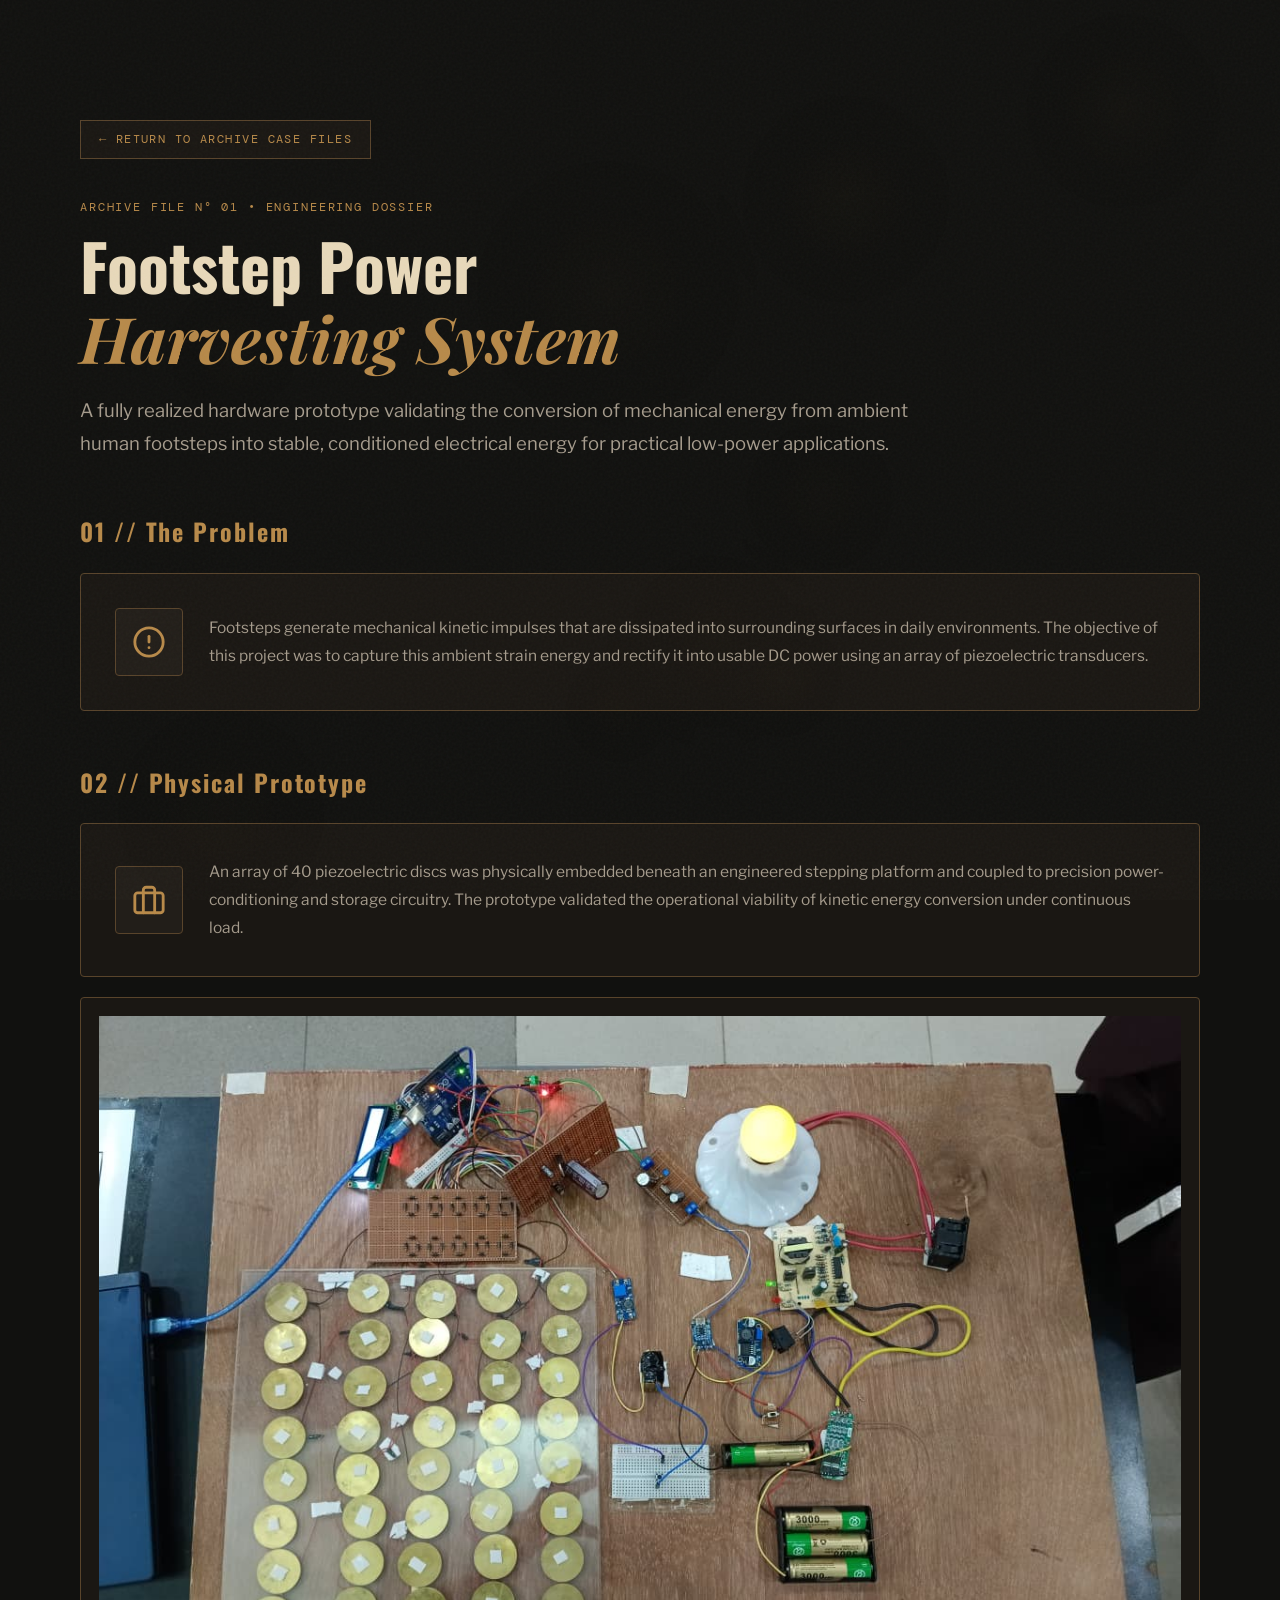
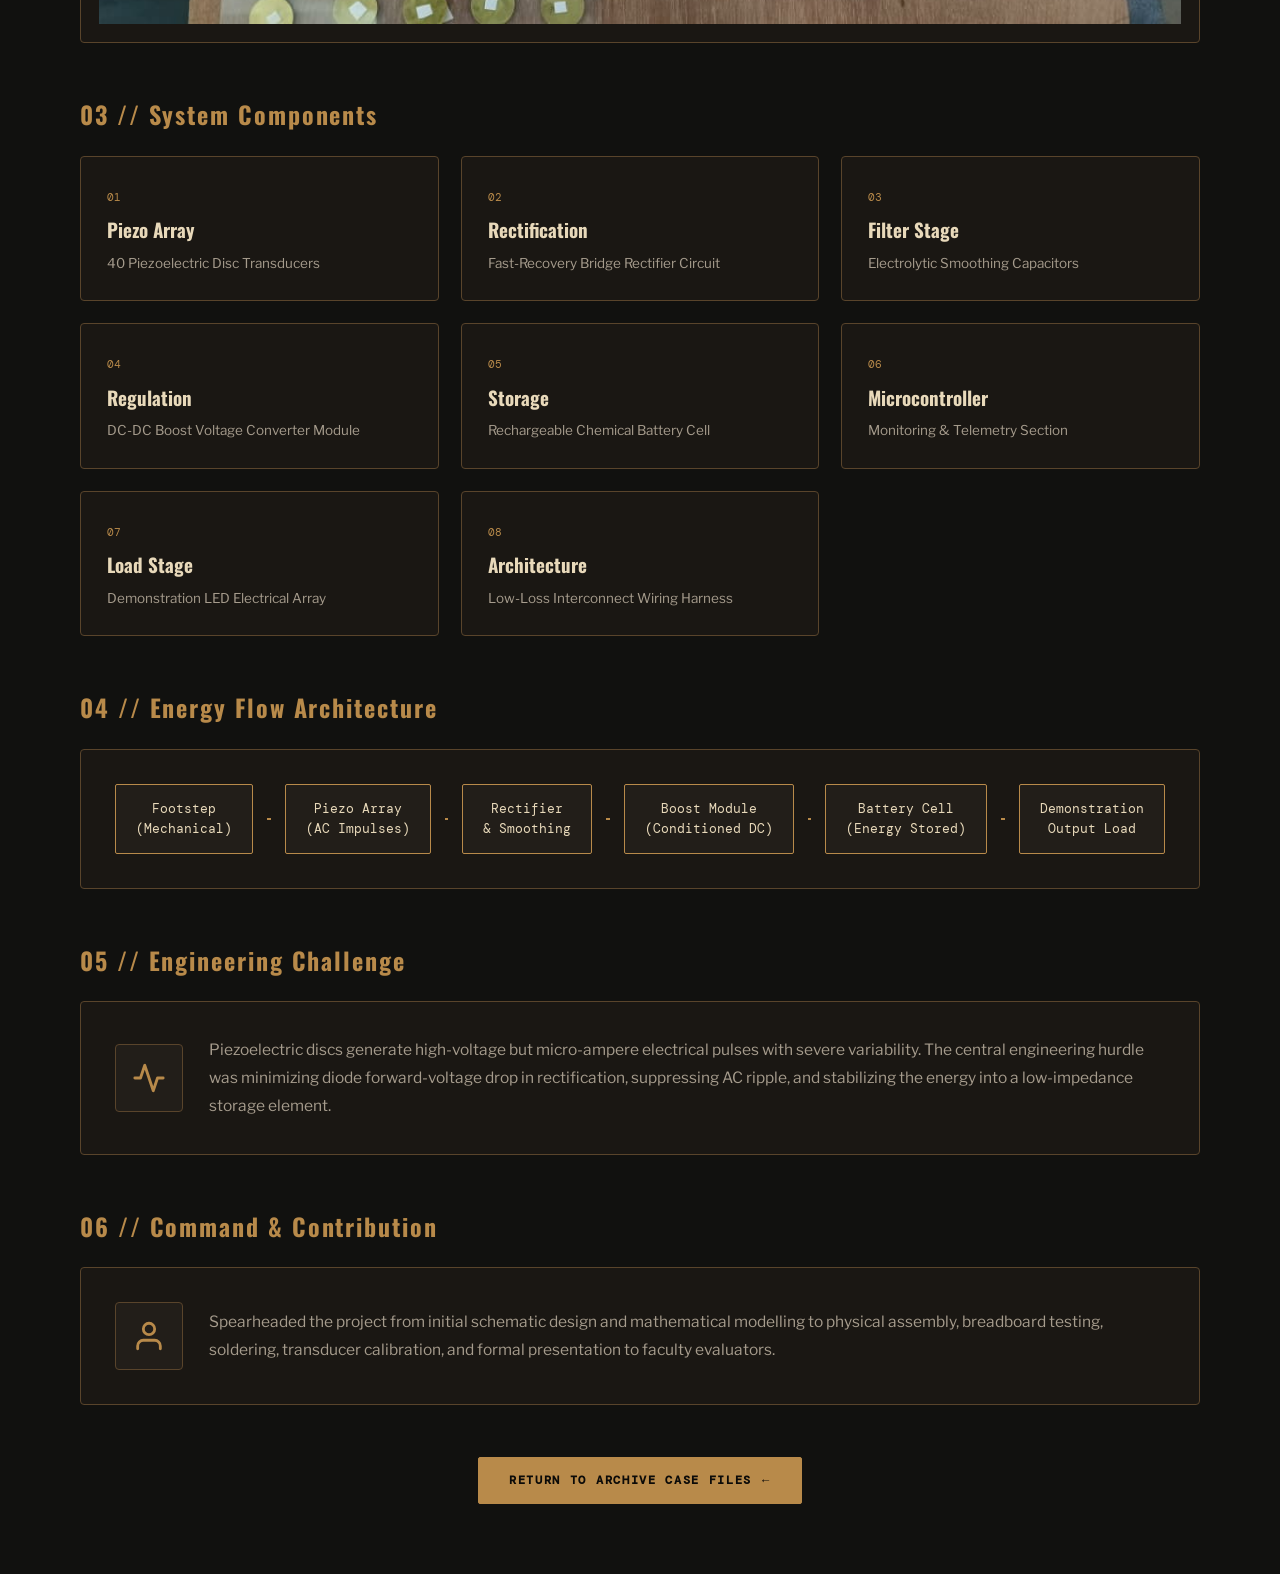
<file: case-study.html>
<!doctype html>
<html lang="en">

<head>
  <meta charset="utf-8" />
  <meta name="viewport" content="width=device-width, initial-scale=1.0, minimum-scale=1.0" />
  <title>Case Study - Footstep Power Harvesting — Soumic Paul</title>
  <link rel="preconnect" href="https://fonts.googleapis.com">
  <link rel="preconnect" href="https://fonts.gstatic.com" crossorigin>
  <link href="https://fonts.googleapis.com/css2?family=DM+Mono:ital,wght@0,400;0,500;1,400&family=Libre+Franklin:ital,wght@0,300;0,400;0,500;0,600;0,700;1,300;1,400&family=Oswald:wght@400;500;600;700&family=Playfair+Display:ital,wght@0,400;0,600;0,700;1,400;1,600&display=swap" rel="stylesheet">
  <link rel="stylesheet" href="styles.css" />
</head>

<body class="shelby-archive teammates-page">
  <div class="film-grain" aria-hidden="true"></div>
  <canvas id="ambient-smoke" class="ambient-smoke" aria-hidden="true"></canvas>

  <div class="cs-page-wrapper">
    <div class="cs-container">
      <div class="cs-nav">
        <a href="index.html#work" class="cs-back-btn"><span>←</span> RETURN TO ARCHIVE CASE FILES</a>
      </div>
      
      <div class="cs-content">
        <!-- 1. HERO HEADER -->
        <header class="cs-hero">
          <p class="cs-subtitle">ARCHIVE FILE N° 01 • ENGINEERING DOSSIER</p>
          <h1>Footstep Power<br><em>Harvesting System</em></h1>
          <p class="cs-outcome">A fully realized hardware prototype validating the conversion of mechanical energy from ambient human footsteps into stable, conditioned electrical energy for practical low-power applications.</p>
        </header>

        <!-- 2. THE PROBLEM -->
        <section class="cs-section">
          <h3 class="cs-section-title">01 // The Problem</h3>
          <div class="cs-visual-card">
            <div class="cs-icon-wrapper">
              <svg viewBox="0 0 24 24" fill="none" stroke="currentColor" stroke-width="2" stroke-linecap="round" stroke-linejoin="round">
                <circle cx="12" cy="12" r="10"></circle>
                <line x1="12" y1="8" x2="12" y2="12"></line>
                <line x1="12" y1="16" x2="12.01" y2="16"></line>
              </svg>
            </div>
            <p class="cs-text-content">Footsteps generate mechanical kinetic impulses that are dissipated into surrounding surfaces in daily environments. The objective of this project was to capture this ambient strain energy and rectify it into usable DC power using an array of piezoelectric transducers.</p>
          </div>
        </section>

        <!-- 3. PHYSICAL PROTOTYPE -->
        <section class="cs-section">
          <h3 class="cs-section-title">02 // Physical Prototype</h3>
          <div class="cs-visual-card">
            <div class="cs-icon-wrapper">
              <svg viewBox="0 0 24 24" fill="none" stroke="currentColor" stroke-width="2" stroke-linecap="round" stroke-linejoin="round">
                <rect x="2" y="7" width="20" height="14" rx="2" ry="2"></rect>
                <path d="M16 21V5a2 2 0 0 0-2-2h-4a2 2 0 0 0-2 2v16"></path>
              </svg>
            </div>
            <p class="cs-text-content">An array of 40 piezoelectric discs was physically embedded beneath an engineered stepping platform and coupled to precision power-conditioning and storage circuitry. The prototype validated the operational viability of kinetic energy conversion under continuous load.</p>
          </div>
          <div class="cs-image-frame" style="margin-top: 20px;">
            <img src="assets/Footstep.jpeg" alt="Footstep Power Harvesting System Prototype" class="cs-prototype-img" />
          </div>
        </section>

        <!-- 4. SYSTEM COMPONENTS -->
        <section class="cs-section">
          <h3 class="cs-section-title">03 // System Components</h3>
          <div class="cs-components-grid">
            <div class="cs-comp-card"><span>01</span><h4>Piezo Array</h4><p>40 Piezoelectric Disc Transducers</p></div>
            <div class="cs-comp-card"><span>02</span><h4>Rectification</h4><p>Fast-Recovery Bridge Rectifier Circuit</p></div>
            <div class="cs-comp-card"><span>03</span><h4>Filter Stage</h4><p>Electrolytic Smoothing Capacitors</p></div>
            <div class="cs-comp-card"><span>04</span><h4>Regulation</h4><p>DC-DC Boost Voltage Converter Module</p></div>
            <div class="cs-comp-card"><span>05</span><h4>Storage</h4><p>Rechargeable Chemical Battery Cell</p></div>
            <div class="cs-comp-card"><span>06</span><h4>Microcontroller</h4><p>Monitoring &amp; Telemetry Section</p></div>
            <div class="cs-comp-card"><span>07</span><h4>Load Stage</h4><p>Demonstration LED Electrical Array</p></div>
            <div class="cs-comp-card"><span>08</span><h4>Architecture</h4><p>Low-Loss Interconnect Wiring Harness</p></div>
          </div>
        </section>

        <!-- 5. ENERGY FLOW -->
        <section class="cs-section">
          <h3 class="cs-section-title">04 // Energy Flow Architecture</h3>
          <div class="cs-flow-diagram">
            <div class="cs-flow-node">Footstep<br>(Mechanical)</div>
            <div class="cs-flow-line"></div>
            <div class="cs-flow-node">Piezo Array<br>(AC Impulses)</div>
            <div class="cs-flow-line"></div>
            <div class="cs-flow-node">Rectifier<br>&amp; Smoothing</div>
            <div class="cs-flow-line"></div>
            <div class="cs-flow-node">Boost Module<br>(Conditioned DC)</div>
            <div class="cs-flow-line"></div>
            <div class="cs-flow-node">Battery Cell<br>(Energy Stored)</div>
            <div class="cs-flow-line"></div>
            <div class="cs-flow-node">Demonstration<br>Output Load</div>
          </div>
        </section>

        <!-- 6. ENGINEERING CHALLENGE -->
        <section class="cs-section">
          <h3 class="cs-section-title">05 // Engineering Challenge</h3>
          <div class="cs-visual-card">
            <div class="cs-icon-wrapper">
              <svg viewBox="0 0 24 24" fill="none" stroke="currentColor" stroke-width="2" stroke-linecap="round" stroke-linejoin="round">
                <polyline points="22 12 18 12 15 21 9 3 6 12 2 12"></polyline>
              </svg>
            </div>
            <p class="cs-text-content">Piezoelectric discs generate high-voltage but micro-ampere electrical pulses with severe variability. The central engineering hurdle was minimizing diode forward-voltage drop in rectification, suppressing AC ripple, and stabilizing the energy into a low-impedance storage element.</p>
          </div>
        </section>

        <!-- 7. MY CONTRIBUTION -->
        <section class="cs-section">
          <h3 class="cs-section-title">06 // Command &amp; Contribution</h3>
          <div class="cs-visual-card">
            <div class="cs-icon-wrapper">
              <svg viewBox="0 0 24 24" fill="none" stroke="currentColor" stroke-width="2" stroke-linecap="round" stroke-linejoin="round">
                <path d="M20 21v-2a4 4 0 0 0-4-4H8a4 4 0 0 0-4 4v2"></path>
                <circle cx="12" cy="7" r="4"></circle>
              </svg>
            </div>
            <p class="cs-text-content">Spearheaded the project from initial schematic design and mathematical modelling to physical assembly, breadboard testing, soldering, transducer calibration, and formal presentation to faculty evaluators.</p>
          </div>
        </section>
        
        <div class="cs-footer" style="text-align: center; margin-top: 48px;">
          <a href="index.html#work" class="archive-btn primary-brass">
            <span>RETURN TO ARCHIVE CASE FILES</span>
            <span>←</span>
          </a>
        </div>
      </div>
    </div>
  </div>
  
  <script src="script.js"></script>
</body>
</html>
</file>
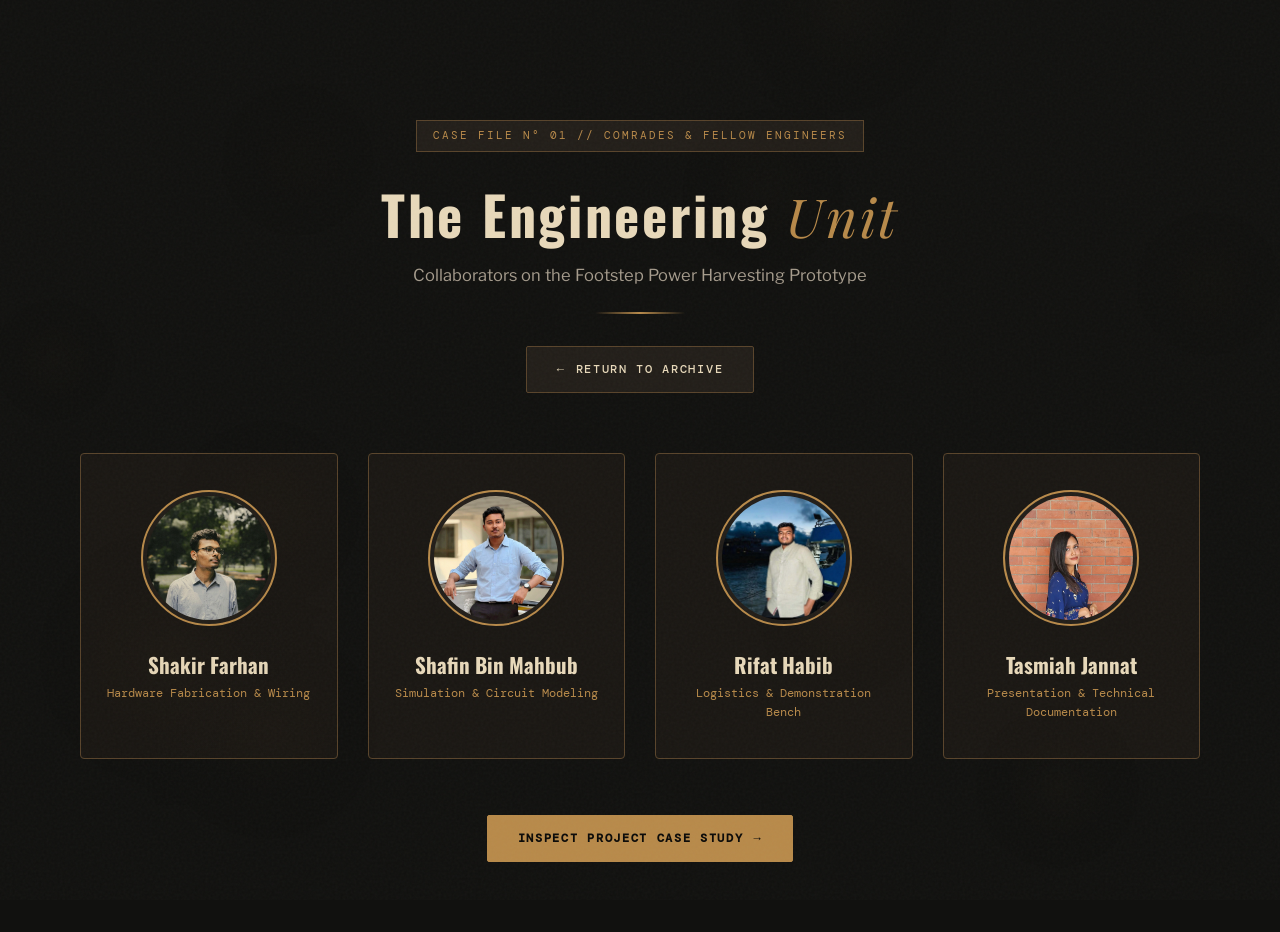
<file: teammates.html>
<!doctype html>
<html lang="en">

<head>
  <meta charset="utf-8" />
  <meta name="viewport" content="width=device-width, initial-scale=1.0, minimum-scale=1.0" />
  <title>Comrades &amp; Team — Footstep Power Harvesting — Soumic Paul</title>
  <link rel="preconnect" href="https://fonts.googleapis.com">
  <link rel="preconnect" href="https://fonts.gstatic.com" crossorigin>
  <link href="https://fonts.googleapis.com/css2?family=DM+Mono:ital,wght@0,400;0,500;1,400&family=Libre+Franklin:ital,wght@0,300;0,400;0,500;0,600;0,700;1,300;1,400&family=Oswald:wght@400;500;600;700&family=Playfair+Display:ital,wght@0,400;0,600;0,700;1,400;1,600&display=swap" rel="stylesheet">
  <link rel="stylesheet" href="styles.css" />
</head>

<body class="shelby-archive teammates-page">
  <div class="film-grain" aria-hidden="true"></div>
  <canvas id="ambient-smoke" class="ambient-smoke" aria-hidden="true"></canvas>

  <div class="cs-page-wrapper">
    <div class="teammates-header">
      <div class="chapter-badge">CASE FILE N° 01 // COMRADES &amp; FELLOW ENGINEERS</div>
      <h1 class="section-title">The Engineering <em>Unit</em></h1>
      <p class="section-subtitle">Collaborators on the Footstep Power Harvesting Prototype</p>
      <div class="brass-rule" style="margin-bottom: 32px;"></div>
      <a href="index.html#work" class="archive-btn secondary-charcoal"><span>←</span> RETURN TO ARCHIVE</a>
    </div>

    <div class="teammates-grid">
      <!-- Shakir Farhan -->
      <div class="teammate-card">
        <div class="teammate-photo-wrap">
          <img src="assets/Shakir.jpg" alt="Shakir Farhan" class="teammate-photo" />
        </div>
        <h3 class="teammate-name">Shakir Farhan</h3>
        <p class="teammate-role">Hardware Fabrication &amp; Wiring</p>
      </div>

      <!-- Shafin Bin Mahbub -->
      <div class="teammate-card">
        <div class="teammate-photo-wrap">
          <img src="assets/Shafin.jpeg" alt="Shafin Bin Mahbub" class="teammate-photo" />
        </div>
        <h3 class="teammate-name">Shafin Bin Mahbub</h3>
        <p class="teammate-role">Simulation &amp; Circuit Modeling</p>
      </div>

      <!-- Rifat Habib -->
      <div class="teammate-card">
        <div class="teammate-photo-wrap">
          <img src="assets/RIfat%20Habib.jpeg" alt="Rifat Habib" class="teammate-photo" />
        </div>
        <h3 class="teammate-name">Rifat Habib</h3>
        <p class="teammate-role">Logistics &amp; Demonstration Bench</p>
      </div>

      <!-- Tasmiah Jannat -->
      <div class="teammate-card">
        <div class="teammate-photo-wrap">
          <img src="assets/Tasmiah.jpeg" alt="Tasmiah Jannat" class="teammate-photo" />
        </div>
        <h3 class="teammate-name">Tasmiah Jannat</h3>
        <p class="teammate-role">Presentation &amp; Technical Documentation</p>
      </div>
    </div>

    <div style="text-align: center; margin-top: 56px;">
      <a href="case-study.html" class="archive-btn primary-brass">
        <span>INSPECT PROJECT CASE STUDY</span>
        <span>→</span>
      </a>
    </div>
  </div>

  <script src="script.js"></script>
</body>
</html>
</file>
<file: styles.css>
/* =========================================================
   PROJECT: SOUMIC PAUL — CINEMATIC PORTFOLIO REFINEMENT
   Design Direction: Peaky Blinders-Inspired Cinematic Experience
   ========================================================= */

:root {
  /* =========================================================
     1. THE CINEMATIC DESIGN SYSTEM (EXACT SPECIFICATION)
     ========================================================= */
  --color-coal-black: #11110F;
  --color-charcoal: #1A1713;
  --color-surface-elevated: #221E19;
  --color-surface-card: #181512;
  
  --color-vintage-ivory: #E8D9BA;      /* Warm parchment primary text */
  --color-antique-gold: #B88A4A;       /* Antique gold accent */
  --color-warm-brass: #8E6837;         /* Warm brass secondary accent */
  --color-muted-ash: #A69C8D;          /* Muted warm grey secondary text */
  --color-border: #59442B;             /* Subtle bronze border */
  --color-border-bright: rgba(184, 138, 74, 0.65);
  --color-glow-gold: rgba(184, 138, 74, 0.20);
  --color-ember: rgba(224, 163, 78, 0.95);

  /* FUNCTIONAL MAPPINGS */
  --color-bg-primary: var(--color-coal-black);
  --color-bg-secondary: var(--color-charcoal);
  --color-surface: var(--color-charcoal);
  --color-text-primary: var(--color-vintage-ivory);
  --color-text-secondary: var(--color-muted-ash);
  --color-accent-gold: var(--color-antique-gold);
  --color-accent-brass: var(--color-warm-brass);

  /* TYPOGRAPHY */
  --font-display: 'Oswald', 'Bebas Neue', sans-serif;
  --font-serif: 'Cormorant Garamond', 'Playfair Display', serif;
  --font-sans: 'Libre Franklin', sans-serif;
  --font-mono: 'IBM Plex Mono', 'DM Mono', monospace;

  /* TIMING & EASING */
  --ease-cinematic: cubic-bezier(0.16, 1, 0.3, 1);
  --ease-smooth: cubic-bezier(0.4, 0, 0.2, 1);
}

/* =========================================================
   2. BASE RESET & PURE NATURAL BROWSER SCROLLING
   No scroll-locking, no body transforms, normal 100% zoom scaling
   ========================================================= */

*, *::before, *::after {
  box-sizing: border-box;
  margin: 0;
  padding: 0;
}

html {
  background-color: var(--color-coal-black);
  color: var(--color-vintage-ivory);
  font-family: var(--font-sans);
  font-size: 16px;
  line-height: 1.6;
  text-rendering: optimizeLegibility;
  -webkit-font-smoothing: antialiased;
  scroll-behavior: auto; /* Zero-latency native browser scrolling */
}

body.shelby-archive {
  background-color: var(--color-coal-black);
  color: var(--color-vintage-ivory);
  min-height: 100vh;
  position: relative;
  overflow-x: hidden;
  width: 100%;
}

::selection {
  background: var(--color-antique-gold);
  color: #0B0A08;
}

/* =========================================================
   3. ATMOSPHERIC ENVIRONMENT & SELECTIVE FIRE VFX
   Film grain, ambient smoke, subtle floating embers
   ========================================================= */

/* FILM GRAIN TEXTURE */
.film-grain {
  position: fixed;
  top: 0;
  left: 0;
  width: 100vw;
  height: 100vh;
  pointer-events: none !important;
  z-index: 998;
  opacity: 0.035;
  background-image: url("data:image/svg+xml,%3Csvg viewBox='0 0 400 400' xmlns='http://www.w3.org/2000/svg'%3E%3Cfilter id='noiseFilter'%3E%3CfeTurbulence type='fractalNoise' baseFrequency='0.85' numOctaves='3' stitchTiles='stitch'/%3E%3C/filter%3E%3Crect width='100%25' height='100%25' filter='url(%23noiseFilter)'/%3E%3C/svg%3E");
}

/* AMBIENT SMOKE CANVAS */
.ambient-smoke {
  position: fixed;
  top: 0;
  left: 0;
  width: 100vw;
  height: 100vh;
  pointer-events: none !important;
  z-index: 1;
  opacity: 0.55;
}

/* VINTAGE VIGNETTE */
.cinema-vignette {
  position: fixed;
  top: 0;
  left: 0;
  width: 100vw;
  height: 100vh;
  pointer-events: none !important;
  z-index: 2;
  background: radial-gradient(ellipse at center, transparent 52%, rgba(11, 10, 8, 0.75) 100%);
}

/* WARM AMBIENT GASLIGHT GLOWS */
.ambient-glow {
  position: fixed;
  pointer-events: none !important;
  z-index: 0;
  border-radius: 50%;
  filter: blur(140px);
  opacity: 0.14;
}

.amber-top-left {
  top: -10vw;
  left: -10vw;
  width: 55vw;
  height: 55vw;
  background: radial-gradient(circle, var(--color-antique-gold) 0%, transparent 70%);
}

.amber-bottom-right {
  bottom: -15vw;
  right: -10vw;
  width: 60vw;
  height: 60vw;
  background: radial-gradient(circle, var(--color-warm-brass) 0%, transparent 70%);
}

/* CINEMATIC SPARKS CANVAS (CURSOR PARTICLES & FLOATING EMBERS) */
.cinematic-sparks-canvas {
  position: fixed;
  top: 0;
  left: 0;
  width: 100vw;
  height: 100vh;
  pointer-events: none !important;
  z-index: 9999;
}

/* =========================================================
   4. NAVIGATION — CLEAN, CLEAR, CONVENTIONAL (8 SECTIONS)
   Home • About • Projects • Leadership • Skills • Education • Certificates • Contact
   ========================================================= */

.nav-wrap {
  position: fixed;
  top: 0;
  left: 0;
  width: 100%;
  z-index: 1000;
  background: rgba(11, 10, 8, 0.94);
  backdrop-filter: blur(12px);
  -webkit-backdrop-filter: blur(12px);
  border-bottom: 1px solid var(--color-border);
  transition: background 0.25s ease;
}

.nav-container {
  max-width: 1600px;
  margin: 0 auto;
  padding: 14px 40px;
  display: flex;
  align-items: center;
  justify-content: space-between;
  gap: 20px;
}

.brand {
  display: flex;
  align-items: center;
  gap: 12px;
  text-decoration: none;
  color: var(--color-vintage-ivory);
}

.brand-crest {
  display: inline-flex;
  align-items: center;
  justify-content: center;
  width: 32px;
  height: 32px;
  border: 1px solid var(--color-antique-gold);
  background: var(--color-surface);
  color: var(--color-antique-gold);
  font-family: var(--font-display);
  font-weight: 700;
  font-size: 16px;
  letter-spacing: 0.05em;
  box-shadow: 0 0 10px rgba(184, 138, 74, 0.2);
}

.brand-title {
  font-family: var(--font-display);
  font-weight: 600;
  font-size: 15px;
  letter-spacing: 0.14em;
  display: flex;
  flex-direction: column;
}

.brand-sub {
  font-family: var(--font-mono);
  font-size: 9px;
  color: var(--color-antique-gold);
  letter-spacing: 0.18em;
  font-weight: 400;
}

.nav-content {
  display: flex;
  align-items: center;
  gap: 32px;
}

.nav-content nav {
  display: flex;
  align-items: center;
  gap: 22px;
}

.nav-content nav a {
  font-family: var(--font-sans);
  font-size: 13px;
  font-weight: 500;
  letter-spacing: 0.08em;
  color: var(--color-muted-ash);
  text-decoration: none;
  display: flex;
  align-items: center;
  gap: 6px;
  padding: 6px 0;
  position: relative;
  transition: color 0.2s ease;
  white-space: nowrap;
}

.nav-dot {
  width: 4px;
  height: 4px;
  border-radius: 50%;
  background: var(--color-warm-brass);
  transition: background 0.2s ease, transform 0.2s ease;
}

.nav-content nav a:hover,
.nav-content nav a.active {
  color: var(--color-vintage-ivory);
}

.nav-content nav a:hover .nav-dot,
.nav-content nav a.active .nav-dot {
  background: var(--color-antique-gold);
  transform: scale(1.5);
  box-shadow: 0 0 6px var(--color-antique-gold);
}

.nav-cta {
  display: inline-flex;
  align-items: center;
  gap: 8px;
  padding: 8px 18px;
  font-family: var(--font-mono);
  font-size: 11px;
  font-weight: 500;
  letter-spacing: 0.12em;
  text-decoration: none;
  color: var(--color-vintage-ivory);
  border: 1px solid var(--color-antique-gold);
  background: rgba(184, 138, 74, 0.08);
  transition: all 0.25s var(--ease-cinematic);
  white-space: nowrap;
}

.nav-cta:hover {
  background: var(--color-antique-gold);
  color: #0B0A08;
  box-shadow: 0 0 16px rgba(184, 138, 74, 0.4);
}

.brass-seal {
  color: var(--color-antique-gold);
  font-size: 12px;
}

.nav-cta:hover .brass-seal {
  color: #0B0A08;
}

.mobile-menu-btn {
  display: none;
  flex-direction: column;
  justify-content: center;
  gap: 5px;
  width: 36px;
  height: 36px;
  background: transparent;
  border: 1px solid var(--color-border);
  padding: 8px;
  cursor: pointer;
  z-index: 1005;
}

.mobile-menu-btn span {
  display: block;
  height: 2px;
  width: 100%;
  background: var(--color-vintage-ivory);
  transition: transform 0.25s ease, opacity 0.25s ease;
}

.mobile-cta {
  display: none;
}

/* (Railway progress track removed as requested to eliminate clipped element) */

/* =========================================================
   6. MAIN LAYOUT & FLUID RESPONSIVE CONTAINER
   No artificial miniature scaling; natural 100% zoom proportion
   ========================================================= */

.archive-main {
  position: relative;
  z-index: 3;
  width: 100%;
  max-width: 1600px;
  margin: 0 auto;
  padding: 0 40px 80px;
}

.archive-chapter {
  position: relative;
  margin-bottom: 96px;
  padding: 64px 48px;
  background: var(--color-surface);
  border: 1px solid var(--color-border);
  border-radius: 4px;
}

.chapter-badge {
  display: inline-block;
  font-family: var(--font-mono);
  font-size: 11px;
  letter-spacing: 0.18em;
  color: var(--color-antique-gold);
  border: 1px solid var(--color-border);
  padding: 6px 16px;
  margin-bottom: 32px;
  background: var(--color-surface-elevated);
}

.section-heading-centered {
  text-align: center;
  max-width: 840px;
  margin: 0 auto 52px;
}

.section-kicker {
  font-family: var(--font-mono);
  font-size: 11.5px;
  letter-spacing: 0.22em;
  color: var(--color-antique-gold);
  margin-bottom: 12px;
  text-transform: uppercase;
}

.section-title {
  font-family: var(--font-display);
  font-size: clamp(36px, 4.2vw, 56px);
  font-weight: 700;
  letter-spacing: 0.05em;
  color: var(--color-vintage-ivory);
  line-height: 1.15;
  margin-bottom: 16px;
}

.section-title em {
  font-family: var(--font-serif);
  font-style: italic;
  font-weight: 400;
  color: var(--color-antique-gold);
}

.section-subtitle {
  font-size: 16.5px;
  color: var(--color-muted-ash);
  line-height: 1.65;
}

.brass-rule {
  width: 90px;
  height: 2px;
  background: linear-gradient(90deg, transparent, var(--color-antique-gold), transparent);
  margin: 22px auto 0;
}

/* BUTTONS */
.archive-btn {
  display: inline-flex;
  align-items: center;
  justify-content: center;
  gap: 10px;
  padding: 13px 30px;
  font-family: var(--font-mono);
  font-size: 12px;
  font-weight: 500;
  letter-spacing: 0.14em;
  text-decoration: none;
  cursor: pointer;
  transition: all 0.25s var(--ease-cinematic);
  border-radius: 2px;
}

.archive-btn.primary-brass {
  background: var(--color-antique-gold);
  color: #0B0A08;
  border: 1px solid var(--color-antique-gold);
  font-weight: 600;
}

.archive-btn.primary-brass:hover {
  background: var(--color-vintage-ivory);
  border-color: var(--color-vintage-ivory);
  box-shadow: 0 0 22px rgba(184, 138, 74, 0.45);
  transform: translateY(-2px);
}

.archive-btn.secondary-charcoal {
  background: var(--color-surface-elevated);
  color: var(--color-vintage-ivory);
  border: 1px solid var(--color-border);
}

.archive-btn.secondary-charcoal:hover {
  border-color: var(--color-antique-gold);
  color: var(--color-antique-gold);
  transform: translateY(-2px);
}

/* =========================================================
   7. HERO SECTION — CINEMATIC PLATFORM (1920s BIRMINGHAM)
   Oversized horizontal moving SOUMIC PAUL typography behind portrait
   ========================================================= */

.poster-hero {
  min-height: calc(100vh - 78px);
  width: 100%;
  display: flex;
  flex-direction: column;
  justify-content: center;
  position: relative;
  overflow: hidden;
  padding: 60px 24px 50px;
  background: radial-gradient(circle at 50% 50%, #1A1713 0%, #11110F 85%);
  text-align: center;
  border-radius: 4px;
}

/* ATMOSPHERIC SVG RAILWAY PLATFORM BACKGROUND */
.hero-backdrop {
  position: absolute;
  inset: 0;
  pointer-events: none !important;
  z-index: 1;
  overflow: hidden;
}

.hero-railway-svg {
  position: absolute;
  inset: 0;
  width: 100%;
  height: 100%;
  object-fit: cover;
  opacity: 0.55;
  filter: contrast(1.15) brightness(0.9);
}

.gaslight-lantern {
  position: absolute;
  top: 18%;
  width: 220px;
  height: 220px;
  border-radius: 50%;
  filter: blur(70px);
  background: radial-gradient(circle, rgba(184, 138, 74, 0.40) 0%, transparent 70%);
  animation: gaslampFlicker 4s infinite alternate ease-in-out;
}

.lamp-left { left: 5%; }
.lamp-right { right: 5%; }

@keyframes gaslampFlicker {
  0%, 100% { opacity: 0.65; transform: scale(1); }
  50% { opacity: 0.95; transform: scale(1.12); }
}

/* =========================================================
   OVERSIZED ANIMATED NAME TYPOGRAPHY (BEHIND PORTRAIT)
   Continuous, seamless dual-track parallax title-card composition
   ========================================================= */

.hero-marquee-wall {
  position: absolute;
  top: 14%;
  left: 0;
  width: 100%;
  pointer-events: none !important;
  z-index: 2;
  overflow: hidden;
  display: flex;
  flex-direction: column;
  gap: 12px;
  opacity: 0.22;
  user-select: none;
}

.marquee-row {
  display: flex;
  width: 100%;
  overflow: hidden;
  white-space: nowrap;
}

.marquee-track-ltr {
  display: flex;
  white-space: nowrap;
  animation: scrollMarqueeLTR 45s linear infinite;
  will-change: transform;
}

.marquee-track-rtl {
  display: flex;
  white-space: nowrap;
  animation: scrollMarqueeRTL 55s linear infinite;
  will-change: transform;
}

.marquee-text-chunk {
  font-family: var(--font-display);
  font-size: clamp(80px, 12vw, 175px);
  font-weight: 800;
  text-transform: uppercase;
  letter-spacing: 0.06em;
  line-height: 0.88;
  color: var(--color-vintage-ivory);
  -webkit-text-stroke: 1.5px var(--color-antique-gold);
  text-shadow: 0 0 25px rgba(184, 138, 74, 0.3);
  display: inline-block;
  padding-right: 48px;
}

.marquee-bullet {
  color: var(--color-antique-gold);
  font-size: 0.5em;
  vertical-align: middle;
  margin: 0 16px;
}

@keyframes scrollMarqueeLTR {
  0% { transform: translate3d(-50%, 0, 0); }
  100% { transform: translate3d(0%, 0, 0); }
}

@keyframes scrollMarqueeRTL {
  0% { transform: translate3d(0%, 0, 0); }
  100% { transform: translate3d(-50%, 0, 0); }
}

/* =========================================================
   HERO FOREGROUND CONTAINER & PLATFORM STAGE
   ========================================================= */

.poster-hero-container {
  position: relative;
  z-index: 5;
  max-width: 1320px;
  width: 100%;
  margin: 0 auto;
}

.poster-archival-header {
  display: inline-flex;
  align-items: center;
  justify-content: center;
  gap: 12px;
  font-family: var(--font-mono);
  font-size: 11px;
  letter-spacing: 0.24em;
  color: var(--color-antique-gold);
  margin-bottom: 18px;
  background: rgba(26, 23, 19, 0.7);
  padding: 6px 18px;
  border: 1px solid var(--color-border);
  border-radius: 2px;
}

.docket-sep {
  color: var(--color-warm-brass);
}

/* PHYSICAL PLATFORM & CENTERED PORTRAIT */
.hero-center-portrait-wrap {
  position: relative;
  margin: 10px auto 28px;
  display: inline-block;
}

.portrait-halo-light {
  position: absolute;
  top: 45%;
  left: 50%;
  transform: translate(-50%, -50%);
  width: 520px;
  height: 520px;
  border-radius: 50%;
  background: radial-gradient(circle, rgba(184, 138, 74, 0.32) 0%, rgba(142, 104, 55, 0.16) 45%, transparent 70%);
  filter: blur(60px);
  z-index: 1;
}

.portrait-stage {
  position: relative;
  z-index: 2;
}

.hero-poster-img {
  display: block;
  max-width: 540px;
  width: 100%;
  height: clamp(400px, 52vh, 620px);
  object-fit: contain;
  filter: drop-shadow(0 0 16px rgba(184, 138, 74, 0.28)) drop-shadow(0 25px 40px rgba(0, 0, 0, 0.95)) contrast(1.06);
  /* Seamless cinematic dissolve at waist crop so portrait integrates naturally */
  -webkit-mask-image: linear-gradient(to bottom, #000000 0%, #000000 70%, rgba(0, 0, 0, 0.25) 88%, transparent 100%);
  mask-image: linear-gradient(to bottom, #000000 0%, #000000 70%, rgba(0, 0, 0, 0.25) 88%, transparent 100%);
  transition: transform 0.5s var(--ease-cinematic);
}

.hero-center-portrait-wrap:hover .hero-poster-img {
  transform: scale(1.02);
}

/* =========================================================
   7. FILMOGRAPHY PRODUCTION SLATE & THEATRICAL BILLING
   (Theatrical Cinema, 35mm Cinemascope, Director Billing Block)
   ========================================================= */

.filmography-block {
  position: relative;
  z-index: 6;
  max-width: 960px;
  width: 100%;
  margin: 0 auto;
  display: flex;
  flex-direction: column;
  align-items: center;
}

/* 1. PRODUCTION SLATE MASTHEAD */
.filmography-slate-header {
  display: flex;
  align-items: center;
  justify-content: space-between;
  width: 100%;
  max-width: 820px;
  background: rgba(18, 16, 13, 0.92);
  border: 1px solid rgba(184, 138, 74, 0.35);
  border-top: 3px solid var(--color-antique-gold);
  border-radius: 4px;
  padding: 8px 18px;
  margin-bottom: 22px;
  box-shadow: 0 8px 24px rgba(0, 0, 0, 0.6);
  position: relative;
  overflow: hidden;
}

.filmography-slate-header::before {
  content: "";
  position: absolute;
  top: 0;
  left: 0;
  width: 100%;
  height: 2px;
  background: repeating-linear-gradient(
    90deg,
    var(--color-antique-gold) 0px,
    var(--color-antique-gold) 12px,
    transparent 12px,
    transparent 20px
  );
  opacity: 0.8;
}

.slate-meta-left {
  display: flex;
  align-items: center;
  gap: 10px;
  font-family: var(--font-mono);
  font-size: 11px;
  letter-spacing: 0.16em;
  color: var(--color-muted-ash);
}

.clapper-icon {
  font-size: 13px;
  filter: drop-shadow(0 0 4px var(--color-antique-gold));
}

.slate-meta-left strong {
  color: var(--color-vintage-ivory);
  font-weight: 600;
}

.slate-sep {
  color: var(--color-warm-brass);
  opacity: 0.6;
}

.slate-meta-right {
  display: flex;
  align-items: center;
  gap: 8px;
}

.slate-format-pill {
  font-family: var(--font-mono);
  font-size: 10px;
  letter-spacing: 0.18em;
  padding: 3px 9px;
  background: rgba(184, 138, 74, 0.12);
  border: 1px solid rgba(184, 138, 74, 0.3);
  color: var(--color-antique-gold);
  border-radius: 2px;
}

.slate-fps-pill {
  font-family: var(--font-mono);
  font-size: 10px;
  font-weight: 700;
  letter-spacing: 0.12em;
  padding: 3px 8px;
  background: var(--color-antique-gold);
  color: #0d0c0a;
  border-radius: 2px;
}

/* 2. FILM LOGLINE & SYNOPSIS */
.film-logline-box {
  text-align: center;
  margin-bottom: 24px;
  max-width: 820px;
}

.film-logline-quote {
  font-family: var(--font-serif);
  font-style: italic;
  font-size: clamp(23px, 3.2vw, 36px);
  color: var(--color-vintage-ivory);
  letter-spacing: 0.02em;
  line-height: 1.25;
  text-shadow: 0 2px 14px rgba(0, 0, 0, 0.8), 0 0 30px rgba(184, 138, 74, 0.15);
  margin-bottom: 12px;
}

.film-synopsis-text {
  font-family: var(--font-sans);
  font-size: clamp(14px, 1.1vw, 16.5px);
  color: var(--color-muted-ash);
  line-height: 1.65;
  max-width: 720px;
  margin: 0 auto;
}

/* 3. CINEMATIC ACTIONS (FILM REEL STYLE) */
.filmography-actions {
  display: flex;
  align-items: center;
  justify-content: center;
  gap: 18px;
  margin-bottom: 28px;
  flex-wrap: wrap;
}

.film-cta-primary {
  display: inline-flex;
  align-items: center;
  gap: 12px;
  background: linear-gradient(135deg, #c49652 0%, #a07436 100%);
  color: #0b0a08;
  font-family: var(--font-mono);
  font-size: 12px;
  font-weight: 700;
  letter-spacing: 0.18em;
  text-transform: uppercase;
  text-decoration: none;
  padding: 13px 28px;
  border-radius: 3px;
  box-shadow: 0 4px 18px rgba(184, 138, 74, 0.35), inset 0 1px 0 rgba(255, 255, 255, 0.3);
  transition: all 0.28s var(--ease-smooth);
  position: relative;
  overflow: hidden;
}

.film-cta-primary:hover {
  background: linear-gradient(135deg, #d8ab66 0%, #b8863f 100%);
  transform: translateY(-2px);
  box-shadow: 0 8px 24px rgba(184, 138, 74, 0.55), inset 0 1px 0 rgba(255, 255, 255, 0.4);
  color: #000000;
}

.film-play-icon {
  font-size: 11px;
}

.film-cta-text {
  letter-spacing: 0.18em;
}

.film-sprocket-dots {
  letter-spacing: 0.14em;
  opacity: 0.7;
  font-size: 10px;
}

.film-cta-secondary {
  display: inline-flex;
  align-items: center;
  gap: 10px;
  background: rgba(22, 19, 15, 0.85);
  color: var(--color-vintage-ivory);
  font-family: var(--font-mono);
  font-size: 12px;
  font-weight: 600;
  letter-spacing: 0.18em;
  text-transform: uppercase;
  text-decoration: none;
  padding: 12px 24px;
  border: 1px solid rgba(184, 138, 74, 0.5);
  border-radius: 3px;
  backdrop-filter: blur(8px);
  -webkit-backdrop-filter: blur(8px);
  transition: all 0.28s var(--ease-smooth);
}

.film-cta-secondary:hover {
  background: rgba(184, 138, 74, 0.14);
  border-color: var(--color-antique-gold);
  color: var(--color-antique-gold);
  transform: translateY(-2px);
  box-shadow: 0 6px 20px rgba(0, 0, 0, 0.6), 0 0 16px rgba(184, 138, 74, 0.2);
}

.film-archive-icon {
  color: var(--color-antique-gold);
  font-size: 11px;
}

.film-ext-arrow {
  color: var(--color-antique-gold);
  font-size: 12px;
  transition: transform 0.2s ease;
}

.film-cta-secondary:hover .film-ext-arrow {
  transform: translate(2px, -2px);
}

/* 4. THEATRICAL MOVIE BILLING BLOCK */
.theatrical-billing-block {
  width: 100%;
  max-width: 880px;
  background: rgba(16, 14, 11, 0.82);
  border: 1px solid rgba(184, 138, 74, 0.25);
  border-radius: 3px;
  padding: 14px 24px;
  margin-bottom: 24px;
  position: relative;
  box-shadow: inset 0 1px 0 rgba(184, 138, 74, 0.15), 0 6px 20px rgba(0, 0, 0, 0.45);
}

.billing-grid {
  display: flex;
  align-items: center;
  justify-content: space-between;
  gap: 16px;
  text-align: center;
}

.billing-item {
  display: flex;
  flex-direction: column;
  gap: 3px;
  flex: 1;
}

.billing-role {
  font-family: var(--font-mono);
  font-size: 9px;
  font-weight: 600;
  letter-spacing: 0.22em;
  color: var(--color-antique-gold);
  text-transform: uppercase;
}

.billing-name {
  font-family: var(--font-display);
  font-size: 13.5px;
  letter-spacing: 0.1em;
  color: var(--color-vintage-ivory);
  text-transform: uppercase;
  font-weight: 500;
}

.billing-divider {
  font-family: var(--font-mono);
  font-size: 14px;
  color: var(--color-warm-brass);
  opacity: 0.4;
}

/* 5. FILMIC TIMECODE PROMPT */
.film-timecode-prompt {
  display: inline-flex;
  align-items: center;
  gap: 10px;
  font-family: var(--font-mono);
  font-size: 11px;
  letter-spacing: 0.22em;
  color: var(--color-muted-ash);
  padding: 6px 16px;
  background: rgba(14, 12, 10, 0.6);
  border: 1px solid rgba(184, 138, 74, 0.18);
  border-radius: 20px;
}

.timecode-rec-dot {
  width: 7px;
  height: 7px;
  background: #e53935;
  border-radius: 50%;
  box-shadow: 0 0 8px rgba(229, 57, 53, 0.85);
  animation: recDotBlink 1.4s infinite ease-in-out;
}

@keyframes recDotBlink {
  0%, 100% { opacity: 1; transform: scale(1); }
  50% { opacity: 0.25; transform: scale(0.8); }
}

.timecode-digits {
  color: var(--color-antique-gold);
  font-weight: 600;
}

.timecode-sep {
  color: rgba(184, 138, 74, 0.35);
}

.timecode-arrow {
  color: var(--color-antique-gold);
  animation: timecodeBounce 1.8s infinite ease-in-out;
}

@keyframes timecodeBounce {
  0%, 100% { transform: translateY(0); }
  50% { transform: translateY(3px); }
}

/* =========================================================
   8. VINTAGE TICKER TAPE
   ========================================================= */

.vintage-ticker {
  background: var(--color-surface);
  border-top: 1px solid var(--color-border);
  border-bottom: 1px solid var(--color-border);
  padding: 16px 0;
  overflow: hidden;
  margin-bottom: 72px;
  position: relative;
  z-index: 2;
}

.ticker-track {
  display: flex;
  width: max-content;
  animation: tickerScroll 38s linear infinite;
  transform: translateZ(0);
  will-change: transform;
}

.ticker-content {
  display: flex;
  align-items: center;
  gap: 32px;
  padding-right: 32px;
  font-family: var(--font-display);
  font-size: 16px;
  letter-spacing: 0.18em;
  color: var(--color-vintage-ivory);
}

.ticker-content i {
  font-style: normal;
  color: var(--color-antique-gold);
  font-size: 11px;
}

@keyframes tickerScroll {
  from { transform: translateX(0); }
  to { transform: translateX(-50%); }
}

/* =========================================================
   9. ABOUT SECTION — THE DOSSIER
   ========================================================= */

.about-grid {
  display: grid;
  grid-template-columns: 460px 1fr;
  gap: 60px;
  align-items: start;
}

.about-photo-wrapper {
  position: relative;
  border: 1px solid var(--color-border);
  padding: 14px;
  background: var(--color-surface-elevated);
}

.archival-corner {
  position: absolute;
  width: 14px;
  height: 14px;
  border-color: var(--color-antique-gold);
  border-style: solid;
  pointer-events: none;
}

.corner-tl { top: -1px; left: -1px; border-width: 2px 0 0 2px; }
.corner-tr { top: -1px; right: -1px; border-width: 2px 2px 0 0; }
.corner-bl { bottom: -1px; left: -1px; border-width: 0 0 2px 2px; }
.corner-br { bottom: -1px; right: -1px; border-width: 0 2px 2px 0; }

.about-sp-img {
  width: 100%;
  height: auto;
  display: block;
  filter: contrast(1.04);
}

.photo-plate {
  margin-top: 14px;
  padding-top: 12px;
  border-top: 1px solid var(--color-border);
  display: flex;
  justify-content: space-between;
  font-family: var(--font-mono);
  font-size: 10.5px;
  letter-spacing: 0.16em;
}

.plate-num {
  color: var(--color-antique-gold);
}

.plate-loc {
  color: var(--color-muted-ash);
}

.editorial-header {
  margin-bottom: 26px;
}

.editorial-title {
  font-family: var(--font-serif);
  font-size: clamp(30px, 3.4vw, 46px);
  font-weight: 600;
  color: var(--color-vintage-ivory);
  line-height: 1.25;
}

.editorial-title em {
  color: var(--color-antique-gold);
  font-style: italic;
}

.about-body-text {
  font-size: 16px;
  color: var(--color-muted-ash);
  line-height: 1.8;
  margin-bottom: 40px;
}

.about-body-text p {
  margin-bottom: 20px;
}

.lead-paragraph {
  color: var(--color-vintage-ivory);
  font-size: 18px;
  font-weight: 400;
}

.archival-stats {
  display: grid;
  grid-template-columns: repeat(3, 1fr);
  gap: 24px;
  padding: 28px;
  background: var(--color-surface-elevated);
  border: 1px solid var(--color-border);
  margin-bottom: 36px;
}

.stat-card {
  text-align: left;
}

.stat-number {
  font-family: var(--font-display);
  font-size: 42px;
  font-weight: 700;
  color: var(--color-antique-gold);
  line-height: 1;
  margin-bottom: 8px;
}

.stat-number .plus {
  color: var(--color-vintage-ivory);
}

.stat-label {
  font-family: var(--font-mono);
  font-size: 11.5px;
  color: var(--color-muted-ash);
  line-height: 1.45;
}

.about-footer-meta {
  display: flex;
  flex-wrap: wrap;
  gap: 28px;
  padding-top: 24px;
  border-top: 1px solid var(--color-border);
}

.meta-tag span {
  display: block;
  font-family: var(--font-mono);
  font-size: 10px;
  letter-spacing: 0.18em;
  color: var(--color-antique-gold);
  margin-bottom: 3px;
}

.meta-tag strong {
  font-size: 14px;
  color: var(--color-vintage-ivory);
}

/* =========================================================
   10. PROJECTS SECTION — THE CASE FILES & THE NEXT REEL
   ========================================================= */

.case-file-dossier {
  background: var(--color-surface);
  border: 1px solid var(--color-border);
  border-radius: 4px;
  margin-bottom: 44px;
  overflow: hidden;
  box-shadow: 0 16px 40px rgba(0, 0, 0, 0.45);
}

.case-header-strip {
  display: flex;
  justify-content: space-between;
  align-items: center;
  padding: 14px 28px;
  background: var(--color-surface-elevated);
  border-bottom: 1px solid var(--color-border);
  font-family: var(--font-mono);
  font-size: 11.5px;
  letter-spacing: 0.14em;
}

.case-index {
  color: var(--color-antique-gold);
  font-weight: 500;
}

.case-classification {
  color: var(--color-muted-ash);
}

.case-grid {
  display: grid;
  grid-template-columns: 1fr 1fr;
  gap: 48px;
  padding: 40px;
  align-items: center;
}

.case-media-frame {
  position: relative;
  border: 1px solid var(--color-border);
  border-radius: 2px;
  overflow: hidden;
  background: #000;
}

.case-main-photo {
  width: 100%;
  height: 380px;
  object-fit: cover;
  display: block;
  transition: transform 0.45s var(--ease-cinematic);
}

.case-media-frame:hover .case-main-photo {
  transform: scale(1.035);
}

.case-photo-overlay {
  position: absolute;
  bottom: 14px;
  left: 14px;
}

.overlay-badge {
  font-family: var(--font-mono);
  font-size: 10.5px;
  letter-spacing: 0.14em;
  color: var(--color-vintage-ivory);
  background: rgba(11, 10, 8, 0.88);
  padding: 5px 12px;
  border: 1px solid var(--color-antique-gold);
}

.case-category-label {
  font-family: var(--font-mono);
  font-size: 11.5px;
  letter-spacing: 0.18em;
  color: var(--color-antique-gold);
  margin-bottom: 8px;
}

.case-heading {
  font-family: var(--font-display);
  font-size: 34px;
  font-weight: 700;
  color: var(--color-vintage-ivory);
  margin-bottom: 16px;
  line-height: 1.2;
}

.case-summary {
  font-size: 15.5px;
  color: var(--color-muted-ash);
  line-height: 1.75;
  margin-bottom: 24px;
}

.case-spec-list {
  background: var(--color-surface-elevated);
  border: 1px solid var(--color-border);
  padding: 18px 22px;
  margin-bottom: 24px;
}

.spec-row {
  display: flex;
  gap: 14px;
  font-size: 13.5px;
  margin-bottom: 8px;
}

.spec-row:last-child {
  margin-bottom: 0;
}

.spec-title {
  font-family: var(--font-mono);
  font-size: 11px;
  color: var(--color-antique-gold);
  min-width: 170px;
}

.spec-desc {
  color: var(--color-vintage-ivory);
}

.case-evidence-links {
  display: flex;
  flex-wrap: wrap;
  gap: 12px;
  margin-bottom: 28px;
}

.evidence-pill {
  display: inline-flex;
  align-items: center;
  gap: 6px;
  padding: 7px 16px;
  background: var(--color-surface-elevated);
  border: 1px solid var(--color-border);
  font-family: var(--font-mono);
  font-size: 11.5px;
  color: var(--color-vintage-ivory);
  text-decoration: none;
  transition: all 0.2s ease;
}

.evidence-pill:hover,
.evidence-pill.active-pill {
  border-color: var(--color-antique-gold);
  color: var(--color-antique-gold);
  background: rgba(184, 138, 74, 0.12);
}

.case-cta-wrap {
  display: flex;
  gap: 14px;
}

/* PRISM AI HONORS CARD */
.ai-honors-file .case-media-frame {
  height: 380px;
  display: flex;
  align-items: center;
  justify-content: center;
  background: radial-gradient(circle, #221F18 0%, #0B0A08 80%);
}

.prism-award-visual {
  text-align: center;
}

.prism-dossier-logo {
  max-width: 160px;
  height: auto;
  margin-bottom: 20px;
  filter: drop-shadow(0 0 24px rgba(184, 138, 74, 0.5));
}

.award-seal {
  font-family: var(--font-mono);
  font-size: 11.5px;
  letter-spacing: 0.18em;
  color: var(--color-vintage-ivory);
  border: 1px solid var(--color-antique-gold);
  padding: 7px 18px;
  background: rgba(184, 138, 74, 0.15);
}

/* THE NEXT REEL CONTAINER */
.reels-vault-stage {
  max-width: 1100px;
  margin: 48px auto 0;
}

.vintage-film-cell {
  background: #0B0A08;
  border: 1px solid var(--color-border-bright);
  border-radius: 4px;
  padding: 18px 24px;
  position: relative;
  overflow: hidden;
  box-shadow: 0 16px 48px rgba(0, 0, 0, 0.65);
  margin-bottom: 36px;
}

.film-sprockets {
  display: flex;
  justify-content: space-between;
  padding: 6px 0;
}

.film-sprockets span {
  width: 16px;
  height: 10px;
  background: #1C1914;
  border: 1px solid rgba(184, 138, 74, 0.3);
  border-radius: 1px;
}

.film-aperture-screen {
  position: relative;
  min-height: 280px;
  background: radial-gradient(ellipse at center, rgba(32, 28, 22, 0.95) 0%, #0C0B09 100%);
  border: 1px solid var(--color-border);
  padding: 44px 36px;
  display: flex;
  align-items: center;
  justify-content: center;
  overflow: hidden;
}

.projector-light-cone {
  position: absolute;
  top: -50%;
  left: 20%;
  width: 60%;
  height: 200%;
  background: radial-gradient(ellipse at top, rgba(232, 220, 194, 0.12) 0%, transparent 65%);
  transform: rotate(-15deg);
  pointer-events: none;
}

.film-slate-content {
  position: relative;
  z-index: 2;
  text-align: center;
  max-width: 720px;
}

.slate-meta-row {
  display: flex;
  flex-wrap: wrap;
  justify-content: center;
  gap: 16px;
  font-family: var(--font-mono);
  font-size: 11px;
  letter-spacing: 0.16em;
  color: var(--color-antique-gold);
  margin-bottom: 18px;
}

.slate-production-title {
  font-family: var(--font-display);
  font-size: clamp(26px, 3.6vw, 40px);
  color: var(--color-vintage-ivory);
  letter-spacing: 0.08em;
  margin-bottom: 14px;
}

.slate-synopsis {
  font-size: 16px;
  color: var(--color-muted-ash);
  line-height: 1.7;
  margin-bottom: 26px;
}

.slate-status-strip {
  display: flex;
  flex-wrap: wrap;
  align-items: center;
  justify-content: space-between;
  gap: 16px;
  padding-top: 18px;
  border-top: 1px solid var(--color-border);
  font-family: var(--font-mono);
  font-size: 11.5px;
}

.status-indicator {
  display: flex;
  align-items: center;
  gap: 10px;
  color: var(--color-antique-gold);
}

.reel-spinner {
  width: 14px;
  height: 14px;
  border: 2px solid var(--color-antique-gold);
  border-top-color: transparent;
  border-radius: 50%;
  animation: reelSpin 1.6s linear infinite;
}

@keyframes reelSpin {
  from { transform: rotate(0deg); }
  to { transform: rotate(360deg); }
}

.slate-premier {
  color: var(--color-vintage-ivory);
  letter-spacing: 0.14em;
}

/* =========================================================
   11. LEADERSHIP SECTION — THE CINEMATIC CAMERA LENS
   Rotating outer rings, stationary high-contrast sharp logo, focus pulses
   ========================================================= */

.lens-investigation-layout {
  display: grid;
  grid-template-columns: 440px 1fr;
  gap: 56px;
  align-items: center;
}

/* =========================================================
   CHAPTER 04: LEADERSHIP — HOLLYWOOD FILM CLAPPERBOARD SLATE
   Matched precisely to Image 3 reference with rich cinematic motion graphics
   ========================================================= */

#leadership {
  position: relative;
  overflow: hidden;
}

/* CINEMATIC PROJECTOR LIGHT BEAM MOTION GRAPHIC */
.cine-projector-beam {
  position: absolute;
  top: -120px;
  left: 20%;
  width: 600px;
  height: 900px;
  background: radial-gradient(ellipse at 50% 0%, rgba(184, 138, 74, 0.16) 0%, rgba(184, 138, 74, 0.04) 50%, transparent 75%);
  transform: rotate(-18deg);
  pointer-events: none;
  z-index: 0;
  animation: projectorBeamFlicker 8s infinite alternate ease-in-out;
}

@keyframes projectorBeamFlicker {
  0%, 100% { opacity: 0.85; transform: rotate(-18deg) scale(1); }
  25% { opacity: 0.65; transform: rotate(-17.5deg) scale(1.02); }
  50% { opacity: 0.95; transform: rotate(-18.5deg) scale(0.98); }
  75% { opacity: 0.75; transform: rotate(-18deg) scale(1.01); }
}

.cine-anamorphic-glow {
  position: absolute;
  top: 45%;
  left: 5%;
  width: 500px;
  height: 250px;
  background: radial-gradient(circle, rgba(94, 161, 255, 0.08) 0%, transparent 70%);
  filter: blur(50px);
  pointer-events: none;
  z-index: 0;
}

.clapper-production-stage {
  max-width: 1280px;
  margin: 0 auto;
  width: 100%;
  position: relative;
  z-index: 1;
}

/* SCENE SELECTOR TABS */
.clapper-scene-nav {
  display: flex;
  flex-wrap: wrap;
  gap: 14px;
  margin-bottom: 34px;
  justify-content: center;
}

.clapper-scene-tab {
  display: flex;
  flex-direction: column;
  padding: 12px 22px;
  background: var(--color-surface-elevated);
  border: 1px solid var(--color-border);
  color: var(--color-muted-ash);
  cursor: pointer;
  text-align: left;
  transition: all 0.22s var(--ease-smooth);
  border-radius: 2px;
  position: relative;
  overflow: hidden;
}

.clapper-scene-tab::before {
  content: '';
  position: absolute;
  top: 0;
  left: 0;
  width: 3px;
  height: 100%;
  background: var(--color-antique-gold);
  opacity: 0;
  transition: opacity 0.2s ease;
}

.clapper-scene-tab .scene-tab-tag {
  font-family: var(--font-mono);
  font-size: 10px;
  color: var(--color-antique-gold);
  margin-bottom: 4px;
  letter-spacing: 0.14em;
}

.clapper-scene-tab .scene-tab-title {
  font-family: var(--font-display);
  font-size: 15px;
  letter-spacing: 0.06em;
  white-space: nowrap;
}

.clapper-scene-tab:hover,
.clapper-scene-tab.active {
  border-color: var(--color-antique-gold);
  background: rgba(184, 138, 74, 0.14);
  color: var(--color-vintage-ivory);
  box-shadow: 0 4px 18px rgba(0, 0, 0, 0.45), inset 0 0 14px rgba(184, 138, 74, 0.12);
  transform: translateY(-2px);
}

.clapper-scene-tab.active::before {
  opacity: 1;
}

/* 2-COLUMN EXPERIENCE GRID */
.clapper-experience-grid {
  display: grid;
  grid-template-columns: 400px 1fr;
  gap: 40px;
  align-items: start;
}

/* ---------------------------------------------------------
   LEFT COLUMN: CINEMATIC CAMERA LENS VIEWING MECHANISM
   --------------------------------------------------------- */
.lens-viewfinder-column {
  display: flex;
  flex-direction: column;
  align-items: center;
}

.cine-lens-barrel {
  width: 380px;
  height: 380px;
  border-radius: 50%;
  border: 4px solid var(--color-antique-gold);
  background: radial-gradient(circle, #231E18 0%, #0E0D0A 85%);
  position: relative;
  box-shadow: 0 0 50px rgba(0, 0, 0, 0.92), inset 0 0 32px rgba(184, 138, 74, 0.4);
  display: flex;
  align-items: center;
  justify-content: center;
  cursor: pointer;
  user-select: none;
  transition: transform 0.28s cubic-bezier(0.16, 1, 0.3, 1);
}

.cine-lens-barrel:hover {
  transform: scale(1.015);
}

/* OUTER KNURLED GEAR TEETH (CINE FOLLOW-FOCUS RING) - CONTINUOUS CIRCULATION */
.lens-gear-track {
  position: absolute;
  inset: -6px;
  border-radius: 50%;
  border: 4px dashed rgba(184, 138, 74, 0.4);
  pointer-events: none;
  animation: lensCirculateGear 24s linear infinite;
  will-change: transform;
  transform: translateZ(0);
}

@keyframes lensCirculateGear {
  from { transform: rotate(0deg) translateZ(0); }
  to { transform: rotate(360deg) translateZ(0); }
}

/* ROTATING DECORATIVE FOCUS BEZEL - CONTINUOUS CIRCULATION */
.lens-outer-bezel {
  position: absolute;
  inset: 6px;
  border-radius: 50%;
  border: 1px dashed rgba(184, 138, 74, 0.5);
  animation: lensCirculateBezel 36s linear infinite;
  will-change: transform;
  transform: translateZ(0);
}

@keyframes lensCirculateBezel {
  from { transform: rotate(0deg) translateZ(0); }
  to { transform: rotate(360deg) translateZ(0); }
}

.bezel-mark {
  position: absolute;
  font-family: var(--font-mono);
  font-size: 8.5px;
  color: var(--color-antique-gold);
  letter-spacing: 0.14em;
}

.mark-top { top: 6px; left: 50%; transform: translateX(-50%); }
.mark-bottom { bottom: 6px; left: 50%; transform: translateX(-50%); }
.mark-left { left: 8px; top: 50%; transform: translateY(-50%) rotate(-90deg); }
.mark-right { right: 6px; top: 50%; transform: translateY(-50%) rotate(90deg); }

/* ROTATING FOCUS DISTANCE SCALE RING - CONTINUOUS CIRCULATION */
.lens-distance-ring {
  position: absolute;
  inset: 18px;
  border-radius: 50%;
  border: 1px solid rgba(255, 255, 255, 0.14);
  pointer-events: none;
  animation: lensCirculateDist 48s linear infinite reverse;
  will-change: transform;
  transform: translateZ(0);
}

@keyframes lensCirculateDist {
  from { transform: rotate(0deg) translateZ(0); }
  to { transform: rotate(360deg) translateZ(0); }
}

.dist-mark {
  position: absolute;
  font-family: var(--font-mono);
  font-size: 8px;
  color: #E8DCC2;
  letter-spacing: 0.1em;
}

.dist-mark.mark-1 { top: 8px; left: 30%; }
.dist-mark.mark-2 { top: 18px; right: 24%; }
.dist-mark.mark-3 { right: 8px; top: 48%; }
.dist-mark.mark-4 { bottom: 18px; right: 28%; }
.dist-mark.mark-5 { bottom: 8px; left: 45%; }
.dist-mark.mark-6 { left: 10px; top: 52%; }

/* Barrel focus pulse on scene switch */
.cine-lens-barrel.barrel-focus-pulse {
  animation: barrelFocusPulse 0.44s cubic-bezier(0.16, 1, 0.3, 1);
}

@keyframes barrelFocusPulse {
  0% { transform: scale(1); }
  45% { transform: scale(1.035); }
  100% { transform: scale(1); }
}

/* Clean optical aperture aperture stage */

/* OPTICAL SIGHT GLASS (HIGH CONTRAST, ZERO COLOR BLENDING) */
.lens-sight-glass {
  width: 230px;
  height: 230px;
  border-radius: 50%;
  border: 2px solid rgba(184, 138, 74, 0.8);
  background: radial-gradient(circle, #201C17 0%, #0D0C09 90%);
  position: relative;
  overflow: hidden;
  display: flex;
  align-items: center;
  justify-content: center;
  box-shadow: inset 0 0 36px rgba(0, 0, 0, 0.95), 0 0 24px rgba(184, 138, 74, 0.28);
}

/* OPTICAL COATING GLASS REFLECTION */
.lens-glass-reflection {
  position: absolute;
  top: -45%;
  left: -45%;
  width: 190%;
  height: 190%;
  background: linear-gradient(135deg, rgba(232, 220, 194, 0.16) 0%, transparent 38%, rgba(184, 138, 74, 0.12) 58%, transparent 100%);
  pointer-events: none;
  z-index: 5;
}

/* CINEMATIC VIEWFINDER HUD OVERLAY */
.lens-hud-overlay {
  position: absolute;
  inset: 0;
  pointer-events: none;
  z-index: 4;
}

.hud-corner {
  position: absolute;
  font-family: var(--font-mono);
  font-size: 16px;
  line-height: 1;
  color: rgba(184, 138, 74, 0.75);
  font-weight: 300;
}

.corner-top-left { top: 20px; left: 24px; }
.corner-top-right { top: 20px; right: 24px; }
.corner-bottom-left { bottom: 20px; left: 24px; }
.corner-bottom-right { bottom: 20px; right: 24px; }



.hud-rec-bar {
  position: absolute;
  top: 12px;
  left: 50%;
  transform: translateX(-50%);
  display: flex;
  align-items: center;
  gap: 5px;
  font-family: var(--font-mono);
  font-size: 9px;
  letter-spacing: 0.12em;
  color: #FFFFFF;
  background: rgba(0, 0, 0, 0.55);
  padding: 2px 8px;
  border-radius: 10px;
  border: 1px solid rgba(255, 255, 255, 0.15);
}

.hud-rec-dot {
  width: 6px;
  height: 6px;
  border-radius: 50%;
  background: #E53935;
  box-shadow: 0 0 6px #E53935;
  animation: recBlink 1.4s infinite;
}

.hud-timecode {
  font-variant-numeric: tabular-nums;
  color: #E8DCC2;
}

.hud-focal-tag {
  position: absolute;
  bottom: 12px;
  left: 50%;
  transform: translateX(-50%);
  font-family: var(--font-mono);
  font-size: 8.5px;
  color: rgba(184, 138, 74, 0.85);
  letter-spacing: 0.16em;
  white-space: nowrap;
}

/* FLOATING OPTICAL BOKEH MOTES */
.lens-bokeh-mote {
  position: absolute;
  border-radius: 50%;
  background: radial-gradient(circle, rgba(232, 220, 194, 0.4) 0%, transparent 75%);
  pointer-events: none;
  z-index: 3;
}

.lens-bokeh-mote.mote-1 {
  width: 28px;
  height: 28px;
  top: 25%;
  left: 20%;
  animation: bokehFloat1 6s infinite alternate ease-in-out;
}

.lens-bokeh-mote.mote-2 {
  width: 40px;
  height: 40px;
  bottom: 25%;
  right: 18%;
  animation: bokehFloat2 7s infinite alternate ease-in-out;
}

.lens-bokeh-mote.mote-3 {
  width: 20px;
  height: 20px;
  top: 55%;
  left: 65%;
  animation: bokehFloat3 5s infinite alternate ease-in-out;
}

@keyframes bokehFloat1 {
  0% { transform: translate(0, 0) scale(1); opacity: 0.3; }
  100% { transform: translate(8px, -10px) scale(1.15); opacity: 0.6; }
}

@keyframes bokehFloat2 {
  0% { transform: translate(0, 0) scale(1.1); opacity: 0.4; }
  100% { transform: translate(-10px, 8px) scale(0.9); opacity: 0.7; }
}

@keyframes bokehFloat3 {
  0% { transform: translate(0, 0); opacity: 0.25; }
  100% { transform: translate(6px, 12px); opacity: 0.55; }
}

/* ANAMORPHIC FLARE STREAK */
.lens-anamorphic-streak {
  position: absolute;
  left: 0;
  width: 100%;
  height: 2px;
  background: linear-gradient(90deg, transparent 0%, rgba(94, 161, 255, 0.9) 40%, #FFFFFF 50%, rgba(245, 197, 24, 0.9) 60%, transparent 100%);
  box-shadow: 0 0 14px rgba(94, 161, 255, 0.8), 0 0 24px rgba(245, 197, 24, 0.6);
  opacity: 0;
  pointer-events: none;
  z-index: 6;
}

.lens-anamorphic-streak.streak-active {
  animation: anamorphicSweep 0.55s cubic-bezier(0.16, 1, 0.3, 1);
}

@keyframes anamorphicSweep {
  0% { transform: translateY(-45px) scaleX(0.3); opacity: 0; }
  45% { opacity: 1; transform: translateY(0px) scaleX(1.15); }
  100% { transform: translateY(45px) scaleX(0.3); opacity: 0; }
}

/* GENUINE LOGO STAGE (ZERO COLOR BLENDING - PURE BRAND COLORS) */
.lens-subject-frame {
  position: relative;
  z-index: 1;
  display: flex;
  align-items: center;
  justify-content: center;
  width: 100%;
  height: 100%;
}

.lens-subject-img {
  max-width: 140px;
  max-height: 140px;
  object-fit: contain;
  filter: none !important; /* STRICT: NO COLOR BLENDING */
  transition: transform 0.28s cubic-bezier(0.16, 1, 0.3, 1), opacity 0.25s ease;
  will-change: transform, opacity;
}

/* Circular optical aperture badge backing specifically for AUST Robotics Club so its genuine dark text & green robot are 100% visible */
.lens-subject-img.logo-aust-rc {
  background: #FFFFFF;
  border-radius: 50%;
  padding: 12px;
  box-shadow: 0 4px 22px rgba(0, 0, 0, 0.75);
}

.lens-subject-img.logo-tickify {
  max-width: 145px;
  max-height: 145px;
  filter: drop-shadow(0 4px 18px rgba(0, 0, 0, 0.75)) !important;
}

.lens-subject-img.logo-hsbc {
  max-width: 165px;
  max-height: 55px;
  filter: drop-shadow(0 4px 18px rgba(0, 0, 0, 0.75)) !important;
}

/* Rack-focus pull animation on scene change */
.lens-subject-img.rack-focus {
  animation: lensFocusPull 0.44s cubic-bezier(0.16, 1, 0.3, 1);
}

@keyframes lensFocusPull {
  0% { filter: blur(14px) !important; transform: scale(0.9); opacity: 0.35; }
  60% { filter: blur(4px) !important; transform: scale(1.03); opacity: 0.9; }
  100% { filter: none !important; transform: scale(1); opacity: 1; }
}

/* TELEMETRY READOUTS BAR */
.lens-readouts-bar {
  position: absolute;
  bottom: -40px;
  display: flex;
  gap: 16px;
  font-family: var(--font-mono);
  font-size: 10.5px;
  color: var(--color-antique-gold);
  letter-spacing: 0.14em;
  white-space: nowrap;
}

.lens-instruction-pill {
  margin-top: 56px;
  font-family: var(--font-mono);
  font-size: 10.5px;
  letter-spacing: 0.18em;
  color: var(--color-warm-brass);
  display: flex;
  align-items: center;
  gap: 8px;
  background: rgba(26, 23, 19, 0.6);
  padding: 6px 16px;
  border: 1px solid var(--color-border);
  border-radius: 12px;
}

.rec-pulse-dot {
  width: 6px;
  height: 6px;
  border-radius: 50%;
  background: #E53935;
  box-shadow: 0 0 6px #E53935;
  animation: recBlink 1.4s infinite;
}

/* ---------------------------------------------------------
   RIGHT COLUMN: THE AUTHENTIC HOLLYWOOD FILM CLAPPERBOARD SLATE
   Matched precisely to Image 3 reference
   --------------------------------------------------------- */
.clapper-slate-column {
  width: 100%;
}

.film-clapperboard {
  background: #141414;
  border-radius: 4px;
  box-shadow: 0 25px 60px rgba(0, 0, 0, 0.92), 0 0 0 1px rgba(255, 255, 255, 0.12);
  overflow: hidden;
  position: relative;
  transition: transform 0.25s ease;
}

.film-clapperboard.board-vibrate {
  animation: clapperVibrate 0.34s cubic-bezier(0.36, 0.07, 0.19, 0.97);
}

@keyframes clapperVibrate {
  0% { transform: translateY(0); }
  25% { transform: translateY(3px) rotate(0.3deg); }
  50% { transform: translateY(-2px) rotate(-0.2deg); }
  75% { transform: translateY(1px); }
  100% { transform: translateY(0); }
}

/* HINGED CLAPPER STICKS ASSEMBLY */
.clapper-sticks-assembly {
  position: relative;
  height: 68px;
  background: #0E0E0E;
  cursor: pointer;
  user-select: none;
  overflow: visible;
  border-bottom: 2px solid #141414;
}

/* LEFT METAL HINGE BRACKET WITH 3 RIVETS */
.clapper-hinge-bracket {
  position: absolute;
  left: 0;
  top: 0;
  bottom: 0;
  width: 48px;
  background: linear-gradient(180deg, #2A2A2A 0%, #171717 100%);
  border-right: 2px solid #333333;
  z-index: 10;
  display: flex;
  flex-direction: column;
  justify-content: space-around;
  align-items: center;
  padding: 8px 0;
  box-shadow: 2px 0 6px rgba(0, 0, 0, 0.6);
}

.hinge-rivet {
  width: 9px;
  height: 9px;
  border-radius: 50%;
  background: radial-gradient(circle, #EAEAEA 0%, #888888 70%, #444444 100%);
  box-shadow: 0 1px 2px rgba(0, 0, 0, 0.8), inset 0 1px 1px #FFFFFF;
}

/* CLAPPER ARMS (ZEBRA STRIPED BARS) */
.clapper-arm {
  position: absolute;
  left: 0;
  width: 100%;
  height: 30px;
}

.clapper-arm-top {
  top: 4px;
  z-index: 5;
  transform-origin: 24px 30px;
  transform: rotate(-16deg);
  transition: transform 0.32s cubic-bezier(0.16, 1, 0.3, 1);
}

.clapper-arm-top.arm-clapping {
  animation: clapperSnapAction 0.44s cubic-bezier(0.16, 1, 0.3, 1);
}

@keyframes clapperSnapAction {
  0% { transform: rotate(-26deg); }
  28% { transform: rotate(-32deg); }
  65% { transform: rotate(2deg); }
  85% { transform: rotate(-1deg); }
  100% { transform: rotate(-16deg); }
}

.clapper-arm-bottom {
  bottom: 2px;
  z-index: 4;
}

.clapper-zebra-stripes {
  width: 100%;
  height: 100%;
  background: repeating-linear-gradient(
    135deg,
    #141414 0px,
    #141414 24px,
    #FFFFFF 24px,
    #FFFFFF 48px
  );
  border: 1px solid #111111;
  box-shadow: inset 0 1px 2px rgba(255, 255, 255, 0.25);
}

/* SLATE BODY (MATTE BLACK SLATE WITH CRISP WHITE GRIDS - IMAGE 3) */
.clapper-slate-body {
  border: 3px solid #FFFFFF;
  margin: 8px;
  background: #141414;
}

.slate-grid-row {
  border-bottom: 2px solid #FFFFFF;
  padding: 12px 18px;
  display: flex;
  align-items: baseline;
  gap: 16px;
  background: #141414;
}

.slate-label {
  font-family: var(--font-mono);
  font-size: 11.5px;
  font-weight: 800;
  letter-spacing: 0.18em;
  color: #FFFFFF;
  white-space: nowrap;
  flex-shrink: 0;
}

.slate-value {
  font-family: var(--font-display);
  font-size: 17px;
  font-weight: 700;
  letter-spacing: 0.08em;
  color: #FFFFFF;
  transition: opacity 0.2s ease, transform 0.2s ease;
}

.slate-val-prod {
  font-size: 20px;
  letter-spacing: 0.1em;
  color: #FFFFFF;
}

.slate-value.val-pop {
  animation: slateValPop 0.28s cubic-bezier(0.16, 1, 0.3, 1);
}

@keyframes slateValPop {
  0% { transform: translateY(4px); opacity: 0.4; }
  100% { transform: translateY(0); opacity: 1; }
}

/* 3-COLUMN ROW: SCENE | TAKE | ROLL (MATCHING IMAGE 3 EXACTLY) */
.slate-row-trio {
  display: grid;
  grid-template-columns: 1fr 1fr 1fr;
  padding: 0;
  gap: 0;
}

.slate-cell {
  padding: 12px 18px;
  display: flex;
  flex-direction: column;
  gap: 6px;
  border-right: 2px solid #FFFFFF;
}

.slate-cell:last-child {
  border-right: none;
}

.slate-cell .slate-label {
  font-size: 11px;
}

.slate-cell .slate-value {
  font-size: 18px;
}

/* EXECUTIVE DOSSIER NARRATIVE & VERIFIED POINTS SECTION */
.slate-dossier-narrative {
  padding: 24px 20px;
  background: #111111;
  border-top: 1px dashed rgba(255, 255, 255, 0.2);
}

.slate-narrative-text {
  font-size: 15px;
  line-height: 1.7;
  color: #D4CEBF;
  margin-bottom: 20px;
  transition: opacity 0.22s ease;
}

.slate-verified-points {
  list-style: none;
  padding: 0;
  margin: 0 0 22px 0;
}

.slate-verified-points li {
  position: relative;
  padding-left: 24px;
  font-size: 14px;
  line-height: 1.6;
  color: #F0E8D8;
  margin-bottom: 10px;
}

.slate-verified-points li::before {
  content: "✦";
  position: absolute;
  left: 0;
  color: var(--color-antique-gold);
  font-size: 11px;
  top: 2px;
}

.slate-meta-footer {
  display: flex;
  justify-content: space-between;
  align-items: center;
  flex-wrap: wrap;
  gap: 12px;
  padding-top: 16px;
  border-top: 1px solid rgba(255, 255, 255, 0.15);
}

.slate-dispatch-citation {
  font-family: var(--font-mono);
  font-size: 11px;
  color: var(--color-antique-gold);
  letter-spacing: 0.18em;
}

.slate-sync-badge {
  font-family: var(--font-mono);
  font-size: 10px;
  color: rgba(255, 255, 255, 0.7);
  letter-spacing: 0.16em;
  background: rgba(255, 255, 255, 0.08);
  padding: 4px 10px;
  border-radius: 2px;
}

/* ---------------------------------------------------------
   RESPONSIVE MEDIA QUERIES (MOBILE UI & PERFORMANCE RULE COMPLIANT)
   --------------------------------------------------------- */
@media (max-width: 980px) {
  .clapper-experience-grid {
    grid-template-columns: 1fr;
    justify-items: center;
    gap: 32px;
  }

  .clapper-slate-column {
    max-width: 600px;
  }
}

@media (max-width: 768px) {
  .cine-lens-barrel {
    width: 290px;
    height: 290px;
  }

  .lens-sight-glass {
    width: 185px;
    height: 185px;
  }

  .lens-subject-img {
    max-width: 110px;
    max-height: 110px;
  }

  .lens-subject-img.logo-aust-rc {
    padding: 8px;
  }

  .slate-row-trio {
    grid-template-columns: 1fr;
  }

  .slate-cell {
    border-right: none;
    border-bottom: 2px solid #FFFFFF;
    flex-direction: row;
    justify-content: space-between;
    align-items: center;
  }

  .slate-cell:last-child {
    border-bottom: none;
  }

  .slate-grid-row {
    flex-direction: column;
    align-items: flex-start;
    gap: 4px;
    padding: 10px 14px;
  }

  .slate-val-prod {
    font-size: 17px;
  }

  .slate-value {
    font-size: 15px;
  }

  .clapper-scene-tab {
    padding: 8px 14px;
  }

  .clapper-scene-tab .scene-tab-title {
    font-size: 13px;
  }
}

/* MOBILE RULE: DISABLE HEAVY BLUR FILTER ON < 900px */
@media (max-width: 900px) {
  .lens-subject-img.rack-focus {
    animation: lensFocusPullMobile 0.3s ease-out;
  }

  @keyframes lensFocusPullMobile {
    0% { filter: none !important; transform: scale(0.92); opacity: 0.4; }
    100% { filter: none !important; transform: scale(1); opacity: 1; }
  }
}

/* =========================================================
   12. SKILLS SECTION — THE CREATIVE ENGINEERING WORKSHOP
   3 Interactive instrument panels with schematic lines & authentic SVG software logos
   ========================================================= */

.workshop-panels-container {
  display: grid;
  grid-template-columns: repeat(3, 1fr);
  gap: 32px;
}

.workshop-panel {
  background: var(--color-surface-elevated);
  border: 1px solid var(--color-border);
  border-radius: 4px;
  padding: 36px 30px;
  position: relative;
  overflow: hidden;
  transition: all 0.3s var(--ease-cinematic);
  display: flex;
  flex-direction: column;
}

.workshop-panel:hover {
  border-color: var(--color-antique-gold);
  box-shadow: 0 16px 40px rgba(0, 0, 0, 0.5), 0 0 20px rgba(184, 138, 74, 0.15);
  transform: translateY(-4px);
}

.panel-schematic-bg {
  position: absolute;
  top: 0;
  right: 0;
  width: 140px;
  height: 140px;
  opacity: 0.08;
  pointer-events: none;
}

.panel-header-strip {
  display: flex;
  justify-content: space-between;
  align-items: center;
  font-family: var(--font-mono);
  font-size: 10.5px;
  letter-spacing: 0.18em;
  margin-bottom: 16px;
  border-bottom: 1px solid var(--color-border);
  padding-bottom: 10px;
}

.panel-ref {
  color: var(--color-antique-gold);
}

.panel-gauge {
  color: var(--color-vintage-ivory);
}

.panel-title {
  font-family: var(--font-display);
  font-size: 25px;
  font-weight: 700;
  color: var(--color-vintage-ivory);
  margin-bottom: 12px;
}

.panel-desc {
  font-size: 14px;
  color: var(--color-muted-ash);
  line-height: 1.65;
  margin-bottom: 24px;
  min-height: 70px;
}

/* INTERACTIVE SKILL CHIPS WITH ACCURATE SVG ICONS */
.skill-chips-deck {
  display: flex;
  flex-direction: column;
  gap: 12px;
  flex: 1;
}

.skill-chip {
  display: flex;
  align-items: center;
  gap: 14px;
  padding: 10px 14px;
  background: var(--color-surface);
  border: 1px solid var(--color-border);
  border-radius: 3px;
  transition: all 0.22s ease;
}

.skill-chip:hover {
  border-color: var(--color-antique-gold);
  background: rgba(184, 138, 74, 0.12);
  transform: translateX(4px);
}

.skill-icon-svg {
  width: 24px;
  height: 24px;
  flex-shrink: 0;
  display: flex;
  align-items: center;
  justify-content: center;
}

.skill-icon-svg svg {
  width: 100%;
  height: 100%;
  fill: currentColor;
}

.skill-name {
  font-family: var(--font-sans);
  font-size: 14px;
  font-weight: 600;
  color: var(--color-vintage-ivory);
  flex: 1;
}

.skill-tier {
  font-family: var(--font-mono);
  font-size: 10px;
  letter-spacing: 0.14em;
  color: var(--color-antique-gold);
}

/* =========================================================
   13. THE ARCHIVE THEATRE — LUXURIOUS CINEMA PROJECTION SCREEN
   (Private screening room in 1920s Birmingham, automatic infinite reel)
   ========================================================= */

/* PROSCENIUM MARQUEE HEADER */
.theatre-proscenium-header {
  text-align: center;
  max-width: 820px;
  margin: 0 auto 36px;
  position: relative;
}

.theatre-archival-callout {
  display: inline-flex;
  align-items: center;
  gap: 10px;
  background: rgba(22, 19, 15, 0.9);
  border: 1px solid var(--color-border);
  padding: 6px 18px;
  border-radius: 20px;
  margin-bottom: 14px;
  font-family: var(--font-mono);
  font-size: 11px;
  letter-spacing: 0.18em;
  color: var(--color-muted-ash);
}

.theatre-light-bulb {
  color: var(--color-antique-gold);
  font-size: 8px;
  animation: bulbFlicker 3s infinite alternate;
}

@keyframes bulbFlicker {
  0%, 100% { opacity: 1; filter: drop-shadow(0 0 6px var(--color-antique-gold)); }
  45% { opacity: 0.8; filter: drop-shadow(0 0 3px var(--color-antique-gold)); }
  50% { opacity: 0.4; filter: none; }
  55% { opacity: 0.95; filter: drop-shadow(0 0 6px var(--color-antique-gold)); }
}

.theatre-docket {
  color: var(--color-antique-gold);
  font-weight: 600;
}

.theatre-sep {
  color: var(--color-warm-brass);
  opacity: 0.6;
}

.theatre-marquee-title {
  font-family: var(--font-display);
  font-size: clamp(34px, 4.4vw, 54px);
  color: var(--color-vintage-ivory);
  letter-spacing: 0.05em;
  text-transform: uppercase;
  margin-bottom: 10px;
  line-height: 1.1;
  text-shadow: 0 4px 18px rgba(0, 0, 0, 0.8);
}

.theatre-marquee-title em {
  font-family: var(--font-serif);
  font-style: italic;
  font-weight: 400;
  color: var(--color-antique-gold);
  text-transform: none;
}

.theatre-marquee-subtitle {
  font-family: var(--font-serif);
  font-style: italic;
  font-size: clamp(16px, 1.4vw, 19px);
  color: var(--color-muted-ash);
  max-width: 620px;
  margin: 0 auto 16px;
}

.theatre-velvet-line {
  width: 90px;
  height: 2px;
  background: linear-gradient(90deg, transparent, var(--color-antique-gold), transparent);
  margin: 0 auto;
}

/* =========================================================
   LAYER A — THEATRE ENVIRONMENT
   Deep charcoal surroundings, volumetric projector light beam, subtle dust particles
   ========================================================= */

.cinema-theatre-environment {
  position: relative;
  background: radial-gradient(ellipse at 50% 35%, #181512 0%, #11110F 65%, #0B0A08 100%);
  border: 1px solid rgba(184, 138, 74, 0.28);
  border-radius: 6px;
  padding: 44px 32px 36px;
  box-shadow: inset 0 0 80px rgba(0, 0, 0, 0.95), 0 20px 60px rgba(0, 0, 0, 0.8);
  overflow: hidden;
  max-width: 1200px;
  margin: 0 auto;
}

/* VOLUMETRIC PROJECTOR BEAM CUTTING THROUGH THE ROOM */
.theatre-projector-beam {
  position: absolute;
  top: -10%;
  right: -5%;
  width: 80%;
  height: 85%;
  background: linear-gradient(220deg, rgba(212, 163, 89, 0.14) 0%, rgba(184, 138, 74, 0.05) 40%, transparent 72%);
  clip-path: polygon(100% 0%, 0% 100%, 75% 100%, 100% 40%);
  pointer-events: none;
  z-index: 1;
  animation: projectorBeamBreathe 6s infinite alternate ease-in-out;
  transform-origin: top right;
}

@keyframes projectorBeamBreathe {
  0% { opacity: 0.65; transform: scale(0.98) rotate(0deg); }
  50% { opacity: 0.95; transform: scale(1.02) rotate(-0.5deg); }
  100% { opacity: 0.75; transform: scale(1.00) rotate(0.5deg); }
}

/* SUBTLE FLOATING PROJECTOR DUST MOTES */
.theatre-dust-motes {
  position: absolute;
  inset: 0;
  pointer-events: none;
  z-index: 2;
  overflow: hidden;
}

.dust-mote {
  position: absolute;
  background: rgba(232, 217, 186, 0.7);
  border-radius: 50%;
  box-shadow: 0 0 6px rgba(184, 138, 74, 0.9);
  pointer-events: none;
  animation: floatDustMote 12s infinite linear;
}

.mote-1 { width: 3px; height: 3px; top: 15%; right: 25%; animation-duration: 14s; animation-delay: 0s; }
.mote-2 { width: 2px; height: 2px; top: 35%; right: 40%; animation-duration: 18s; animation-delay: -3s; }
.mote-3 { width: 4px; height: 4px; top: 20%; right: 15%; animation-duration: 11s; animation-delay: -7s; }
.mote-4 { width: 2.5px; height: 2.5px; top: 50%; right: 30%; animation-duration: 16s; animation-delay: -5s; }
.mote-5 { width: 3px; height: 3px; top: 25%; right: 55%; animation-duration: 13s; animation-delay: -10s; }
.mote-6 { width: 2px; height: 2px; top: 45%; right: 20%; animation-duration: 20s; animation-delay: -2s; }

@keyframes floatDustMote {
  0% { transform: translate(0, 0) scale(0.8); opacity: 0; }
  20% { opacity: 0.85; }
  80% { opacity: 0.65; }
  100% { transform: translate(-60px, 80px) scale(1.2); opacity: 0; }
}

/* =========================================================
   LAYER B — MAIN PROJECTION SCREEN (THE CENTRAL HERO)
   Occupies ~72% of width on desktop, generous space, elegant vintage frame
   ========================================================= */

.theatre-projection-screen-wrap {
  position: relative;
  z-index: 3;
  width: 100%;
  max-width: 900px;
  margin: 0 auto 32px;
}

.theatre-screen-frame {
  position: relative;
  background: #14120E;
  border: 3px solid var(--color-antique-gold);
  border-radius: 6px;
  padding: 14px 18px;
  box-shadow: 
    0 24px 60px rgba(0, 0, 0, 0.92),
    0 0 35px rgba(184, 138, 74, 0.22),
    inset 0 0 20px rgba(0, 0, 0, 0.85);
}

/* 35MM FILM SPROCKET HOLE RAILS */
.screen-sprocket-rail {
  display: flex;
  justify-content: space-between;
  align-items: center;
  padding: 4px 6px;
}

.screen-sprocket-rail.top-rail {
  margin-bottom: 8px;
  border-bottom: 1px solid rgba(184, 138, 74, 0.25);
}

.screen-sprocket-rail.bottom-rail {
  margin-top: 8px;
  border-top: 1px solid rgba(184, 138, 74, 0.25);
}

.sprocket-hole {
  width: 9px;
  height: 6px;
  background: #080706;
  border: 1px solid rgba(184, 138, 74, 0.35);
  border-radius: 1px;
}

/* CORNER ORNAMENTS */
.screen-corner-rosette {
  position: absolute;
  color: var(--color-antique-gold);
  font-size: 13px;
  line-height: 1;
  text-shadow: 0 0 6px var(--color-antique-gold);
  pointer-events: none;
  z-index: 5;
}

.corner-tl { top: 6px; left: 8px; }
.corner-tr { top: 6px; right: 8px; }
.corner-bl { bottom: 6px; left: 8px; }
.corner-br { bottom: 6px; right: 8px; }

/* SCREEN SURFACE CANVAS */
.theatre-screen-canvas {
  position: relative;
  background: #060605;
  border: 2px solid rgba(184, 138, 74, 0.45);
  border-radius: 3px;
  height: clamp(340px, 48vh, 540px);
  display: flex;
  align-items: center;
  justify-content: center;
  overflow: hidden;
  cursor: pointer;
  box-shadow: inset 0 0 40px rgba(0, 0, 0, 0.95);
  transition: filter 0.2s ease;
}

/* VINTAGE FILM PROJECTOR FLICKER EFFECT (150-250ms) */
.theatre-screen-canvas.film-flicker {
  animation: filmProjectorFlicker 220ms ease-in-out;
}

@keyframes filmProjectorFlicker {
  0% { filter: brightness(1); }
  22% { filter: brightness(1.15) contrast(1.08); }
  48% { filter: brightness(0.91); }
  72% { filter: brightness(1.10) contrast(1.05); }
  100% { filter: brightness(1); }
}

/* WARM GOLD LIGHT SWEEP (700-900ms) */
.theatre-spotlight-sweep {
  position: absolute;
  inset: 0;
  pointer-events: none;
  z-index: 3;
  opacity: 0;
  mix-blend-mode: screen;
}

.theatre-spotlight-sweep.sweep-active {
  animation: goldLightSweep 850ms cubic-bezier(0.22, 1, 0.36, 1) forwards;
}

@keyframes goldLightSweep {
  0% {
    opacity: 0;
    background: radial-gradient(circle at 10% 45%, rgba(212, 163, 89, 0.35) 0%, transparent 45%);
    transform: scaleX(0.85);
  }
  38% {
    opacity: 1;
    background: radial-gradient(circle at 50% 50%, rgba(232, 217, 186, 0.35) 0%, rgba(184, 138, 74, 0.18) 45%, transparent 68%);
    transform: scaleX(1);
  }
  100% {
    opacity: 0;
    background: radial-gradient(circle at 90% 55%, rgba(212, 163, 89, 0.25) 0%, transparent 50%);
    transform: scaleX(1.1);
  }
}

.theatre-lens-flare {
  position: absolute;
  top: 0;
  left: 0;
  right: 0;
  height: 45%;
  background: linear-gradient(180deg, rgba(184, 138, 74, 0.08) 0%, transparent 100%);
  pointer-events: none;
  z-index: 2;
}

/* ACTIVE CERTIFICATE IMAGES (TWO-LAYERED CINEMATIC CROSSFADE, 0 CROPPING, CONTAIN FIT) */
.theatre-active-img {
  position: absolute;
  inset: 0;
  width: 100%;
  height: 100%;
  object-fit: contain;
  display: block;
  padding: 12px;
  will-change: transform, opacity;
  filter: contrast(1.04) brightness(0.98);
  pointer-events: none;
}

.theatre-img-base {
  z-index: 1;
  opacity: 1;
  transform: scale(1);
}

.theatre-img-incoming {
  z-index: 2;
  opacity: 0;
  transform: scale(1.025);
}

.theatre-screen-canvas:hover .theatre-img-base {
  transform: scale(1.012);
}

.theatre-inspect-badge {
  position: absolute;
  bottom: 14px;
  right: 14px;
  background: rgba(14, 12, 10, 0.92);
  border: 1px solid var(--color-antique-gold);
  color: var(--color-vintage-ivory);
  font-family: var(--font-mono);
  font-size: 10.5px;
  letter-spacing: 0.18em;
  padding: 6px 14px;
  border-radius: 2px;
  z-index: 4;
  pointer-events: none;
  box-shadow: 0 6px 16px rgba(0, 0, 0, 0.7);
  transition: opacity 0.25s ease, transform 0.25s ease;
}

.theatre-screen-canvas:hover .theatre-inspect-badge {
  background: var(--color-antique-gold);
  color: #0b0a08;
  font-weight: 700;
}

.theatre-inspect-badge .inspect-icon {
  color: var(--color-antique-gold);
  margin-right: 4px;
}

.theatre-screen-canvas:hover .inspect-icon {
  color: #0b0a08;
}

/* =========================================================
   LAYER C — PROJECTION INFORMATION & SCREENING DOSSIER
   Directly below the screen, clear editorial typography, no clutter
   ========================================================= */

.theatre-screen-dossier {
  position: relative;
  z-index: 4;
  max-width: 900px;
  margin: 0 auto;
  text-align: center;
  padding: 0 10px;
}

/* METADATA FADE & UPWARD MOVEMENT CONTAINER (450-600ms) */
.theatre-meta-content-wrap {
  transition: opacity 500ms cubic-bezier(0.22, 1, 0.36, 1), transform 500ms cubic-bezier(0.22, 1, 0.36, 1);
  will-change: opacity, transform;
  opacity: 1;
  transform: translateY(0);
}

.theatre-meta-content-wrap.meta-transitioning {
  opacity: 0;
  transform: translateY(8px);
}

.theatre-now-screening-bar {
  display: inline-flex;
  align-items: center;
  gap: 10px;
  font-family: var(--font-mono);
  font-size: 11.5px;
  letter-spacing: 0.2em;
  color: var(--color-antique-gold);
  margin-bottom: 12px;
}

.screening-live-dot {
  width: 7px;
  height: 7px;
  background: #e53935;
  border-radius: 50%;
  box-shadow: 0 0 8px rgba(229, 57, 53, 0.9);
  animation: liveDotPulse 1.6s infinite ease-in-out;
}

@keyframes liveDotPulse {
  0%, 100% { opacity: 1; transform: scale(1); }
  50% { opacity: 0.3; transform: scale(0.75); }
}

.theatre-record-tag {
  font-weight: 600;
  text-transform: uppercase;
}

.theatre-dot-sep {
  color: var(--color-warm-brass);
  opacity: 0.6;
}

.theatre-ref-code {
  color: var(--color-muted-ash);
}

.theatre-cert-title {
  font-family: var(--font-display);
  font-size: clamp(26px, 3.2vw, 38px);
  color: var(--color-vintage-ivory);
  letter-spacing: 0.05em;
  text-transform: uppercase;
  margin-bottom: 12px;
  line-height: 1.2;
  text-shadow: 0 2px 12px rgba(0, 0, 0, 0.7);
  transition: opacity 0.3s ease;
}

.theatre-cert-meta-row {
  display: flex;
  align-items: center;
  justify-content: center;
  gap: 10px;
  flex-wrap: wrap;
  margin-bottom: 14px;
}

.theatre-issuer-pill {
  font-family: var(--font-mono);
  font-size: 11px;
  font-weight: 600;
  letter-spacing: 0.16em;
  color: var(--color-vintage-ivory);
  background: rgba(184, 138, 74, 0.16);
  border: 1px solid rgba(184, 138, 74, 0.4);
  padding: 4px 12px;
  border-radius: 2px;
}

.theatre-cat-pill {
  font-family: var(--font-mono);
  font-size: 10px;
  letter-spacing: 0.18em;
  color: var(--color-antique-gold);
  background: rgba(22, 19, 15, 0.75);
  border: 1px solid var(--color-border);
  padding: 4px 10px;
  border-radius: 2px;
  text-transform: uppercase;
}

.theatre-year-pill {
  font-family: var(--font-mono);
  font-size: 10px;
  letter-spacing: 0.16em;
  color: var(--color-muted-ash);
  padding: 4px 8px;
}

.theatre-cert-desc {
  font-family: var(--font-sans);
  font-size: clamp(14px, 1.1vw, 15.5px);
  color: var(--color-muted-ash);
  line-height: 1.65;
  max-width: 740px;
  margin: 0 auto 28px;
  transition: opacity 0.3s ease;
}

/* =========================================================
   CINEMATIC SCREENING STATUS & PROGRESS TIMELINE
   01 ━━━━━━━━━━━━━━━━━━━━━━━━━ 12 with filling line & discreet controls
   ========================================================= */

.theatre-screening-timeline {
  display: flex;
  align-items: center;
  justify-content: center;
  gap: 16px;
  max-width: 680px;
  margin: 0 auto;
  padding-top: 14px;
  border-top: 1px solid rgba(184, 138, 74, 0.18);
}

.timeline-bound-num {
  font-family: var(--font-mono);
  font-size: 12px;
  font-weight: 700;
  letter-spacing: 0.16em;
  color: var(--color-antique-gold);
}

.timeline-bound-num.total-num {
  color: var(--color-muted-ash);
}

.theatre-timeline-bar-wrap {
  flex: 1;
  height: 4px;
  background: rgba(0, 0, 0, 0.65);
  border: 1px solid rgba(184, 138, 74, 0.25);
  border-radius: 2px;
  overflow: hidden;
  position: relative;
}

.theatre-timeline-bar {
  width: 0%;
  height: 100%;
  background: linear-gradient(90deg, #8E6837 0%, #B88A4A 60%, #E8D9BA 100%);
  box-shadow: 0 0 8px rgba(184, 138, 74, 0.7);
  transition: width 0.04s linear;
}

.theatre-discreet-controls {
  display: flex;
  align-items: center;
  gap: 8px;
  margin-left: 8px;
}

.theatre-control-btn {
  width: 32px;
  height: 32px;
  background: rgba(22, 19, 15, 0.85);
  border: 1px solid rgba(184, 138, 74, 0.35);
  color: var(--color-vintage-ivory);
  border-radius: 3px;
  cursor: pointer;
  display: flex;
  align-items: center;
  justify-content: center;
  font-size: 13px;
  transition: all 0.2s ease;
}

.theatre-control-btn:hover {
  background: var(--color-antique-gold);
  border-color: var(--color-antique-gold);
  color: #0b0a08;
  transform: translateY(-1px);
}

.theatre-control-btn:focus-visible {
  outline: 2px solid var(--color-antique-gold);
  outline-offset: 2px;
}

/* UPCOMING AI PRODUCTIONS MODULE IN PROJECTS */
.upcoming-reel-module {
  margin-top: 48px;
  background: linear-gradient(135deg, rgba(26, 23, 19, 0.95) 0%, rgba(17, 17, 15, 0.98) 100%);
  border: 1px solid var(--color-border);
  border-left: 3px solid var(--color-antique-gold);
  border-radius: 4px;
  padding: 32px;
  position: relative;
  overflow: hidden;
}

.upcoming-reel-strip {
  display: flex;
  align-items: center;
  justify-content: space-between;
  margin-bottom: 20px;
}

.reel-docket-badge {
  font-family: var(--font-mono);
  font-size: 11px;
  letter-spacing: 0.2em;
  color: var(--color-antique-gold);
}

.reel-status-pill {
  font-family: var(--font-mono);
  font-size: 10px;
  letter-spacing: 0.16em;
  color: #11110F;
  background: var(--color-antique-gold);
  font-weight: 700;
  padding: 4px 12px;
  border-radius: 2px;
}

.upcoming-reel-grid {
  display: grid;
  grid-template-columns: 1fr 1fr;
  gap: 32px;
  align-items: center;
}

.reel-media-placeholder {
  position: relative;
  height: 220px;
  background: #0B0A08;
  border: 1px solid var(--color-border);
  border-radius: 2px;
  display: flex;
  align-items: center;
  justify-content: center;
  overflow: hidden;
}

.reel-film-perforations {
  position: absolute;
  top: 0;
  left: 0;
  right: 0;
  height: 14px;
  background-image: repeating-linear-gradient(90deg, #1A1713 0px, #1A1713 12px, transparent 12px, transparent 20px);
  border-bottom: 1px solid var(--color-border);
}

.reel-film-perforations-bottom {
  position: absolute;
  bottom: 0;
  left: 0;
  right: 0;
  height: 14px;
  background-image: repeating-linear-gradient(90deg, #1A1713 0px, #1A1713 12px, transparent 12px, transparent 20px);
  border-top: 1px solid var(--color-border);
}

.reel-slate-text {
  text-align: center;
  font-family: var(--font-mono);
  font-size: 12px;
  letter-spacing: 0.18em;
  color: var(--color-antique-gold);
}

.reel-content-details h3 {
  font-family: var(--font-display);
  font-size: 26px;
  color: var(--color-vintage-ivory);
  margin-bottom: 10px;
  letter-spacing: 0.04em;
}

.reel-content-details p {
  font-size: 14.5px;
  color: var(--color-muted-ash);
  line-height: 1.65;
  margin-bottom: 16px;
}

.reel-pipeline-pills {
  display: flex;
  flex-wrap: wrap;
  gap: 8px;
}

.reel-pipeline-pills span {
  font-family: var(--font-mono);
  font-size: 10px;
  letter-spacing: 0.12em;
  color: var(--color-vintage-ivory);
  background: var(--color-charcoal);
  border: 1px solid var(--color-border);
  padding: 4px 10px;
}

.tab-num {
  font-family: var(--font-mono);
  font-size: 9.5px;
  color: var(--color-antique-gold);
  display: block;
}

.tab-name {
  font-family: var(--font-sans);
  font-size: 12px;
  font-weight: 600;
  color: var(--color-vintage-ivory);
  white-space: nowrap;
  overflow: hidden;
  text-overflow: ellipsis;
  display: block;
}

/* =========================================================
   14. EDUCATION SECTION — THE ROLLING PARCHMENT
   ========================================================= */

.parchment-scroll-stage {
  max-width: 960px;
  margin: 0 auto;
  position: relative;
}

.parchment-roller-bar {
  height: 22px;
  background: linear-gradient(180deg, #5A4430 0%, #2A1F16 100%);
  border: 1px solid var(--color-antique-gold);
  position: relative;
  display: flex;
  align-items: center;
  justify-content: space-between;
  box-shadow: 0 6px 18px rgba(0, 0, 0, 0.6);
  z-index: 2;
}

.roller-finial {
  width: 26px;
  height: 26px;
  background: var(--color-antique-gold);
  border-radius: 50%;
  border: 1px solid #13120E;
  box-shadow: 0 0 10px rgba(184, 138, 74, 0.5);
}

.finial-left { transform: translateX(-8px); }
.finial-right { transform: translateX(8px); }

.parchment-sheet {
  background: #D8C29B;
  color: #171511;
  padding: 52px 64px;
  position: relative;
  box-shadow: 0 16px 40px rgba(0, 0, 0, 0.55);
  border-left: 2px solid #8E6837;
  border-right: 2px solid #8E6837;
}

.parchment-header-crest {
  text-align: center;
  border-bottom: 2px solid rgba(23, 21, 17, 0.35);
  padding-bottom: 20px;
  margin-bottom: 36px;
}

.crest-code {
  font-family: var(--font-mono);
  font-size: 11px;
  letter-spacing: 0.22em;
  color: #6A5538;
}

.parchment-main-title {
  font-family: var(--font-display);
  font-size: 34px;
  letter-spacing: 0.1em;
  color: #171511;
  margin: 6px 0 4px;
}

.parchment-subtitle {
  font-family: var(--font-serif);
  font-style: italic;
  font-size: 17px;
  color: #4A453C;
}

.parchment-flourish {
  font-size: 18px;
  color: var(--color-antique-gold);
  margin-top: 6px;
}

.parchment-entries-list {
  display: flex;
  flex-direction: column;
  gap: 32px;
  margin-bottom: 40px;
}

.parchment-entry {
  display: flex;
  gap: 22px;
}

.entry-seal {
  font-size: 20px;
  color: var(--color-antique-gold);
  line-height: 1;
}

.entry-meta {
  display: flex;
  gap: 16px;
  font-family: var(--font-mono);
  font-size: 11px;
  letter-spacing: 0.14em;
  margin-bottom: 4px;
}

.entry-years {
  color: #7A6242;
  font-weight: 600;
}

.entry-tag {
  color: #555047;
}

.entry-degree {
  font-family: var(--font-display);
  font-size: 22px;
  font-weight: 700;
  color: #171511;
  margin-bottom: 2px;
}

.entry-school {
  font-family: var(--font-serif);
  font-weight: 600;
  font-size: 17px;
  color: #38342D;
  margin-bottom: 6px;
}

.entry-details {
  font-size: 14.5px;
  color: #4A453C;
  line-height: 1.65;
}

.parchment-footer-stamp {
  display: flex;
  justify-content: space-between;
  align-items: center;
  border-top: 1px solid rgba(23, 21, 17, 0.25);
  padding-top: 22px;
}

.wax-seal-emblem {
  width: 76px;
  height: 76px;
  border-radius: 50%;
  background: radial-gradient(circle, #8C241B 0%, #56140E 100%);
  color: var(--color-vintage-ivory);
  display: flex;
  flex-direction: column;
  align-items: center;
  justify-content: center;
  font-family: var(--font-display);
  font-size: 10px;
  box-shadow: 0 4px 12px rgba(0, 0, 0, 0.45);
}

.stamp-citation {
  display: flex;
  flex-direction: column;
  font-family: var(--font-mono);
  font-size: 10px;
  letter-spacing: 0.16em;
  color: #6A5538;
  text-align: right;
}

/* =========================================================
   15. GAZETTE SECTION — SOUMIC'S LIFELESS UPDATES
   ========================================================= */

.gazette-wrapper {
  background: var(--color-charcoal);
  border: 1px solid var(--color-border);
  padding: 44px;
  box-shadow: inset 0 0 50px rgba(0, 0, 0, 0.7);
  margin-top: 48px;
}

.newspaper-broadsheet-container {
  background: #D8C29B;
  color: #171511;
  padding: 40px 44px;
  border: 1px solid rgba(142, 104, 55, 0.4);
  box-shadow: 0 16px 44px rgba(0, 0, 0, 0.65);
}

.newspaper-masthead {
  border-bottom: 3px double #171511;
  padding-bottom: 16px;
  margin-bottom: 28px;
  text-align: center;
}

.masthead-top, .masthead-bottom {
  display: flex;
  justify-content: space-between;
  font-family: var(--font-mono);
  font-size: 10.5px;
  letter-spacing: 0.18em;
  text-transform: uppercase;
  color: #3E3B35;
  padding: 4px 0;
  border-bottom: 1px solid rgba(23, 21, 17, 0.3);
}

.masthead-bottom {
  border-bottom: none;
  border-top: 1px solid rgba(23, 21, 17, 0.3);
  margin-top: 6px;
}

.gazette-paper-title {
  font-family: var(--font-display);
  font-size: clamp(38px, 6vw, 74px);
  font-weight: 700;
  letter-spacing: 0.08em;
  line-height: 1;
  margin: 12px 0;
  color: #171511;
}

.newspaper-deck {
  display: grid;
  grid-template-columns: repeat(auto-fill, minmax(290px, 1fr));
  gap: 24px;
}

.news-clipping {
  background: rgba(255, 255, 255, 0.5);
  border: 1px solid rgba(142, 104, 55, 0.25);
  padding: 22px;
  position: relative;
  transition: transform 0.25s ease, box-shadow 0.25s ease;
  cursor: default;
}

.news-clipping:hover {
  transform: translateY(-4px);
  box-shadow: 0 12px 28px rgba(0, 0, 0, 0.24);
}

.clip-pin {
  width: 8px;
  height: 8px;
  background: var(--color-antique-gold);
  border-radius: 50%;
  margin: 0 auto 10px;
  box-shadow: 0 2px 4px rgba(0, 0, 0, 0.4);
}

.clip-category {
  font-family: var(--font-mono);
  font-size: 9.5px;
  letter-spacing: 0.16em;
  color: #6A5538;
  margin-bottom: 6px;
}

.clip-headline {
  font-family: var(--font-display);
  font-size: 19px;
  font-weight: 700;
  color: #171511;
  line-height: 1.25;
  margin-bottom: 10px;
}

.clip-rule {
  width: 44px;
  height: 1px;
  background: rgba(23, 21, 17, 0.35);
  margin-bottom: 10px;
}

.clip-copy {
  font-family: var(--font-serif);
  font-size: 15px;
  line-height: 1.6;
  color: #2F2C27;
  margin-bottom: 14px;
}

.clip-date {
  font-family: var(--font-mono);
  font-size: 9.5px;
  letter-spacing: 0.12em;
  color: #6A5538;
  border-top: 1px solid rgba(23, 21, 17, 0.15);
  padding-top: 6px;
}

/* =========================================================
   16. CONTACT SECTION — THE FINAL TRANSMISSION
   ========================================================= */

.contact-chapter {
  background: radial-gradient(circle at 50% 60%, rgba(28, 25, 20, 0.6) 0%, var(--color-surface) 85%);
  text-align: center;
  padding: 80px 48px 56px;
}

.contact-dossier-inner {
  max-width: 880px;
  margin: 0 auto;
}

.slate-label {
  font-family: var(--font-mono);
  font-size: 11.5px;
  letter-spacing: 0.24em;
  color: var(--color-antique-gold);
  margin-bottom: 18px;
}

.slate-heading {
  font-family: var(--font-display);
  font-size: clamp(38px, 5.5vw, 68px);
  color: var(--color-vintage-ivory);
  letter-spacing: 0.06em;
  line-height: 1.1;
  margin-bottom: 18px;
}

.slate-sub {
  font-family: var(--font-serif);
  font-style: italic;
  font-size: 19px;
  color: var(--color-muted-ash);
  margin-bottom: 44px;
}

.big-telegram-btn {
  display: inline-flex;
  align-items: center;
  gap: 16px;
  padding: 18px 42px;
  background: var(--color-antique-gold);
  color: #0B0A08;
  font-family: var(--font-mono);
  font-size: 16px;
  font-weight: 600;
  letter-spacing: 0.12em;
  text-decoration: none;
  border-radius: 2px;
  transition: all 0.25s var(--ease-cinematic);
  margin-bottom: 48px;
}

.big-telegram-btn:hover {
  background: var(--color-vintage-ivory);
  box-shadow: 0 0 28px rgba(184, 138, 74, 0.5);
  transform: translateY(-2px);
}

.social-channels {
  display: flex;
  flex-wrap: wrap;
  justify-content: center;
  gap: 16px;
  margin-bottom: 64px;
}

.social-pill {
  font-family: var(--font-mono);
  font-size: 11.5px;
  letter-spacing: 0.14em;
  padding: 9px 20px;
  background: var(--color-surface-elevated);
  border: 1px solid var(--color-border);
  color: var(--color-vintage-ivory);
  text-decoration: none;
  transition: all 0.2s ease;
}

.social-pill:hover,
.social-pill.highlight-pill {
  border-color: var(--color-antique-gold);
  color: var(--color-antique-gold);
  background: rgba(184, 138, 74, 0.14);
}

.film-closing-credits {
  border-top: 1px solid var(--color-border);
  padding-top: 32px;
}

.credits-row {
  display: flex;
  justify-content: space-between;
  align-items: center;
  font-family: var(--font-mono);
  font-size: 11.5px;
  color: var(--color-muted-ash);
}

.credits-left span {
  display: block;
  margin-bottom: 6px;
}

.credits-irony {
  font-family: var(--font-serif);
  font-style: italic;
  font-size: 14px;
  color: var(--color-antique-gold);
}

.return-top-btn {
  display: inline-flex;
  align-items: center;
  gap: 8px;
  color: var(--color-antique-gold);
  text-decoration: none;
  letter-spacing: 0.14em;
  transition: color 0.2s ease;
}

.return-top-btn:hover {
  color: var(--color-vintage-ivory);
}

/* =========================================================
   17. MODAL DIALOGS
   ========================================================= */

.modal {
  position: fixed;
  inset: 0;
  z-index: 5000;
  display: flex;
  align-items: center;
  justify-content: center;
  opacity: 0;
  visibility: hidden;
  transition: opacity 0.25s ease, visibility 0.25s;
}

.modal.open {
  opacity: 1;
  visibility: visible;
}

.modal-backdrop {
  position: absolute;
  inset: 0;
  background: rgba(11, 10, 8, 0.9);
  backdrop-filter: blur(8px);
}

.modal-card {
  position: relative;
  z-index: 2;
  background: var(--color-surface-elevated);
  border: 1px solid var(--color-antique-gold);
  border-radius: 4px;
  box-shadow: 0 24px 64px rgba(0, 0, 0, 0.95);
  max-width: 860px;
  width: 92vw;
  padding: 36px;
}

.modal-close {
  position: absolute;
  top: 16px;
  right: 16px;
  background: transparent;
  border: 1px solid var(--color-border);
  color: var(--color-vintage-ivory);
  width: 34px;
  height: 34px;
  display: flex;
  align-items: center;
  justify-content: center;
  cursor: pointer;
  transition: all 0.2s ease;
}

.modal-close:hover {
  background: var(--color-antique-gold);
  color: #0B0A08;
}

.modal-dossier-header {
  margin-bottom: 22px;
}

.modal-dossier-header .mono {
  font-family: var(--font-mono);
  font-size: 10.5px;
  letter-spacing: 0.18em;
  color: var(--color-antique-gold);
}

.modal-dossier-header h2 {
  font-family: var(--font-display);
  font-size: 28px;
  color: var(--color-vintage-ivory);
  margin: 4px 0 6px;
}

.modal-dossier-header p {
  font-size: 14.5px;
  color: var(--color-muted-ash);
}

.modal-image-wrap {
  background: #000;
  border: 1px solid var(--color-border);
  display: flex;
  justify-content: center;
}

.modal-project-img {
  max-width: 100%;
  max-height: 65vh;
  object-fit: contain;
  display: block;
}

.image-modal-card {
  max-width: 94vw;
  padding: 18px;
}

.fullscreen-img {
  width: 100%;
  max-height: 85vh;
  object-fit: contain;
}

/* =========================================================
   18. CASE STUDY & TEAMMATES COMPANION PAGES
   ========================================================= */

.teammates-page {
  background-color: var(--color-coal-black);
  color: var(--color-vintage-ivory);
}

.cs-page-wrapper {
  padding: 120px 40px 70px;
  max-width: 1200px;
  margin: 0 auto;
}

.cs-back-btn {
  font-family: var(--font-mono);
  font-size: 12px;
  letter-spacing: 0.12em;
  color: var(--color-antique-gold);
  text-decoration: none;
  display: inline-flex;
  align-items: center;
  gap: 8px;
  padding: 9px 18px;
  background: var(--color-surface);
  border: 1px solid var(--color-border);
  margin-bottom: 40px;
  transition: all 0.2s ease;
}

.cs-back-btn:hover {
  background: var(--color-antique-gold);
  color: #0B0A08;
}

.cs-hero {
  margin-bottom: 52px;
}

.cs-subtitle {
  font-family: var(--font-mono);
  font-size: 11.5px;
  letter-spacing: 0.16em;
  color: var(--color-antique-gold);
  margin-bottom: 12px;
}

.cs-hero h1 {
  font-family: var(--font-display);
  font-size: clamp(38px, 5.5vw, 64px);
  font-weight: 700;
  color: var(--color-vintage-ivory);
  line-height: 1.1;
  margin-bottom: 22px;
}

.cs-hero h1 em {
  font-family: var(--font-serif);
  font-style: italic;
  color: var(--color-antique-gold);
}

.cs-outcome {
  font-size: 18.5px;
  color: var(--color-muted-ash);
  line-height: 1.75;
  max-width: 840px;
}

.cs-section {
  margin-bottom: 52px;
}

.cs-section-title {
  font-family: var(--font-display);
  font-size: 24px;
  font-weight: 700;
  letter-spacing: 0.08em;
  color: var(--color-antique-gold);
  margin-bottom: 22px;
}

.cs-visual-card {
  display: flex;
  gap: 26px;
  align-items: center;
  background: var(--color-surface);
  border: 1px solid var(--color-border);
  padding: 34px;
  border-radius: 4px;
}

.cs-icon-wrapper {
  width: 68px;
  height: 68px;
  background: var(--color-surface-elevated);
  border: 1px solid var(--color-border);
  color: var(--color-antique-gold);
  display: flex;
  align-items: center;
  justify-content: center;
  flex-shrink: 0;
  border-radius: 4px;
}

.cs-icon-wrapper svg {
  width: 34px;
  height: 34px;
}

.cs-text-content {
  font-size: 15.5px;
  color: var(--color-muted-ash);
  line-height: 1.8;
}

.cs-image-frame {
  background: var(--color-surface);
  border: 1px solid var(--color-border);
  padding: 18px;
  border-radius: 4px;
}

.cs-prototype-img {
  width: 100%;
  height: auto;
  display: block;
}

.cs-components-grid {
  display: grid;
  grid-template-columns: repeat(3, 1fr);
  gap: 22px;
}

.cs-comp-card {
  background: var(--color-surface);
  border: 1px solid var(--color-border);
  padding: 26px;
  border-radius: 4px;
}

.cs-comp-card span {
  font-family: var(--font-mono);
  font-size: 11px;
  color: var(--color-antique-gold);
}

.cs-comp-card h4 {
  font-family: var(--font-display);
  font-size: 19px;
  font-weight: 700;
  color: var(--color-vintage-ivory);
  margin: 6px 0 8px;
}

.cs-comp-card p {
  font-size: 13.5px;
  color: var(--color-muted-ash);
}

.cs-flow-diagram {
  display: flex;
  align-items: center;
  justify-content: space-between;
  gap: 14px;
  background: var(--color-surface);
  border: 1px solid var(--color-border);
  padding: 34px;
  border-radius: 4px;
}

.cs-flow-node {
  background: var(--color-surface-elevated);
  border: 1px solid var(--color-antique-gold);
  padding: 14px 20px;
  border-radius: 2px;
  text-align: center;
  font-family: var(--font-mono);
  font-size: 12.5px;
  color: var(--color-vintage-ivory);
}

.cs-flow-line {
  flex: 1;
  height: 2px;
  background: var(--color-antique-gold);
}

/* TEAMMATES */
.teammates-header {
  text-align: center;
  margin-bottom: 60px;
}

.teammates-grid {
  display: grid;
  grid-template-columns: repeat(auto-fit, minmax(250px, 1fr));
  gap: 30px;
  max-width: 1200px;
  margin: 0 auto;
}

.teammate-card {
  background: var(--color-surface);
  border: 1px solid var(--color-border);
  padding: 36px 26px;
  text-align: center;
  border-radius: 4px;
  transition: transform 0.25s ease, border-color 0.25s ease;
}

.teammate-card:hover {
  transform: translateY(-4px);
  border-color: var(--color-antique-gold);
}

.teammate-photo-wrap {
  width: 136px;
  height: 136px;
  border-radius: 50%;
  margin: 0 auto 22px;
  overflow: hidden;
  border: 2px solid var(--color-antique-gold);
  padding: 4px;
  background: var(--color-surface-elevated);
}

.teammate-photo {
  width: 100%;
  height: 100%;
  object-fit: cover;
  border-radius: 50%;
}

.teammate-name {
  font-family: var(--font-display);
  font-size: 21px;
  font-weight: 700;
  color: var(--color-vintage-ivory);
  margin-bottom: 4px;
}

.teammate-role {
  font-family: var(--font-mono);
  font-size: 11.5px;
  color: var(--color-antique-gold);
}

/* =========================================================
   19. RESPONSIVE DESIGN & MOBILE PERFORMANCE (GEMINI.md)
   ========================================================= */

@media (max-width: 1200px) {
  .workshop-panels-container {
    grid-template-columns: 1fr;
  }


  .about-grid {
    grid-template-columns: 1fr;
  }

  .about-photo-wrapper {
    max-width: 460px;
    margin: 0 auto;
  }

  .case-grid {
    grid-template-columns: 1fr;
  }

  .lens-investigation-layout {
    grid-template-columns: 1fr;
    gap: 40px;
  }
}

@media (max-width: 900px) {
  /* GEMINI.md: Disable or simplify heavy blur and box-shadow on mobile */
  .film-grain {
    opacity: 0.02;
  }

  .ambient-glow {
    display: none;
  }

  .nav-wrap {
    backdrop-filter: none;
    -webkit-backdrop-filter: none;
    background: #0B0A08;
  }

  .pc-cta {
    display: none;
  }

  .mobile-cta {
    display: inline-flex;
    margin-top: 18px;
  }

  .mobile-menu-btn {
    display: flex;
  }

  .nav-content {
    position: fixed;
    top: 60px;
    left: 0;
    width: 100vw;
    height: calc(100vh - 60px);
    background: #0B0A08;
    flex-direction: column;
    padding: 36px 24px;
    transform: translateX(100%);
    transition: transform 0.3s var(--ease-cinematic);
    overflow-y: auto;
    border-top: 1px solid var(--color-border);
  }

  .nav-wrap.menu-open .nav-content {
    transform: translateX(0);
  }

  .nav-wrap.menu-open .mobile-menu-btn span:nth-child(1) {
    transform: translateY(7px) rotate(45deg);
  }

  .nav-wrap.menu-open .mobile-menu-btn span:nth-child(2) {
    opacity: 0;
  }

  .nav-wrap.menu-open .mobile-menu-btn span:nth-child(3) {
    transform: translateY(-7px) rotate(-45deg);
  }

  .nav-content nav {
    flex-direction: column;
    align-items: flex-start;
    gap: 16px;
    width: 100%;
  }

  .nav-content nav a {
    font-size: 15px;
    width: 100%;
    padding: 8px 0;
    border-bottom: 1px solid rgba(184, 138, 74, 0.1);
  }

  .archive-main {
    padding: 88px 18px 40px;
  }

  .archive-chapter {
    padding: 40px 20px;
    margin-bottom: 48px;
  }

  .poster-hero {
    padding: 40px 18px;
    min-height: auto;
  }

  .hero-poster-img {
    max-width: 320px;
    height: auto;
  }

  .poster-main-title {
    font-size: clamp(44px, 8.5vw, 60px);
  }

  .poster-motto-text {
    font-size: 19px;
  }

  .filmography-slate-header {
    flex-direction: column;
    gap: 8px;
    text-align: center;
    padding: 10px 14px;
  }

  .slate-meta-left {
    flex-wrap: wrap;
    justify-content: center;
  }

  .slate-meta-right {
    justify-content: center;
  }

  .billing-grid {
    flex-direction: column;
    gap: 12px;
  }

  .billing-divider {
    display: none;
  }

  .archival-stats {
    grid-template-columns: 1fr;
    text-align: center;
  }

  .parchment-sheet {
    padding: 32px 22px;
  }

  .parchment-entry {
    flex-direction: column;
    gap: 8px;
  }

  .parchment-footer-stamp {
    flex-direction: column;
    gap: 18px;
    text-align: center;
  }

  .stamp-citation {
    text-align: center;
  }

  .theatre-projection-screen-wrap {
    width: 100%;
    margin-bottom: 24px;
  }

  .theatre-screen-canvas {
    height: 380px;
  }

  .cinema-theatre-environment {
    padding: 28px 16px 24px;
  }

  .theatre-projector-beam {
    display: none; /* Disable diagonal beam on mobile per GEMINI.md */
  }

  .upcoming-reel-grid {
    grid-template-columns: 1fr;
  }

  .credits-row {
    flex-direction: column;
    gap: 16px;
    text-align: center;
  }
}

@media (max-width: 480px) {
  .filmography-actions {
    flex-direction: column;
    width: 100%;
  }

  .film-cta-primary,
  .film-cta-secondary {
    width: 100%;
    justify-content: center;
  }

  .theatrical-billing-block {
    padding: 12px 14px;
  }

  .billing-role {
    font-size: 8.5px;
  }

  .billing-name {
    font-size: 12px;
  }

  .archive-btn {
    width: 100%;
  }

  .gazette-wrapper {
    padding: 20px 12px;
  }

  .newspaper-broadsheet-container {
    padding: 24px 16px;
  }

  .masthead-top, .masthead-bottom {
    flex-direction: column;
    gap: 4px;
  }

  .cine-lens-barrel {
    width: 280px;
    height: 280px;
  }

  .lens-sight-glass {
    width: 180px;
    height: 180px;
  }

  .theatre-screen-canvas {
    height: 270px;
  }

  .theatre-screen-frame {
    padding: 8px 10px;
  }

  .theatre-cert-title {
    font-size: 22px;
  }

  .theatre-cert-meta-row {
    flex-direction: column;
    gap: 6px;
  }

  .theatre-screening-timeline {
    flex-wrap: wrap;
    gap: 10px;
  }

  .theatre-timeline-bar-wrap {
    width: 100%;
    order: 3;
    flex-basis: 100%;
  }

  .theatre-discreet-controls {
    margin-left: auto;
  }
}

/* =========================================================
   20. PREFERS-REDUCED-MOTION SUPPORT
   ========================================================= */

@media (prefers-reduced-motion: reduce) {
  *, *::before, *::after {
    animation-duration: 0.01ms !important;
    animation-iteration-count: 1 !important;
    transition-duration: 0.01ms !important;
  }

  .ticker-track {
    animation: none !important;
  }

  .cinematic-sparks-canvas {
    display: none !important;
  }
}

/* =========================================================
   PERSONAL MEMORANDUM — GOLDEN LAUREL AWARDS (STYLE OF IMAGE 1)
   ========================================================= */

.laurel-awards-grid {
  display: grid;
  grid-template-columns: repeat(4, 1fr);
  gap: 24px;
  margin: 44px 0 32px;
  width: 100%;
  box-sizing: border-box;
  padding: 30px 20px;
  background: rgba(20, 16, 12, 0.7);
  border: 1px solid rgba(184, 138, 74, 0.3);
  border-radius: 4px;
  box-shadow: 0 8px 30px rgba(0, 0, 0, 0.5), inset 0 0 20px rgba(184, 138, 74, 0.04);
}

.laurel-stat-card {
  display: flex;
  flex-direction: column;
  align-items: center;
  text-align: center;
  transition: transform 0.3s cubic-bezier(0.16, 1, 0.3, 1);
  padding: 10px 6px;
  width: 100%;
  box-sizing: border-box;
}

.laurel-stat-card:hover {
  transform: translateY(-5px);
}

.laurel-wreath-wrap {
  position: relative;
  width: 100%;
  max-width: 220px;
  height: 195px;
  display: flex;
  align-items: center;
  justify-content: center;
}

.laurel-wreath-svg {
  width: 100%;
  height: 100%;
  filter: drop-shadow(0 4px 14px rgba(212, 175, 55, 0.4));
  transition: filter 0.35s ease, transform 0.35s ease;
}

.laurel-stat-card:hover .laurel-wreath-svg {
  filter: drop-shadow(0 0 22px rgba(255, 215, 0, 0.65));
}

.laurel-center-content {
  position: absolute;
  top: 48%;
  left: 50%;
  transform: translate(-50%, -50%);
  display: flex;
  flex-direction: column;
  align-items: center;
  width: 130px;
  pointer-events: none;
}

.laurel-stat-number {
  font-family: var(--font-display);
  font-size: 38px;
  font-weight: 800;
  color: #FFF6D6;
  line-height: 1;
  margin-bottom: 8px;
  text-shadow: 0 0 16px rgba(212, 175, 55, 0.7);
  display: flex;
  align-items: baseline;
  justify-content: center;
}

.laurel-plus {
  color: #FFD700;
  font-size: 26px;
  font-weight: 700;
  margin-left: 2px;
}

.laurel-banner-pill {
  background: linear-gradient(180deg, #E6C252 0%, #B88A4A 60%, #855C1A 100%);
  color: #0E0C09;
  font-family: var(--font-mono);
  font-size: 9.5px;
  font-weight: 800;
  padding: 3px 8px;
  border-radius: 2px;
  letter-spacing: 0.12em;
  text-transform: uppercase;
  box-shadow: 0 2px 8px rgba(0, 0, 0, 0.6), inset 0 1px 1px #FFF2B2;
  white-space: nowrap;
}

.laurel-stat-sublabel {
  font-size: 13px;
  line-height: 1.45;
  color: #DCD0BD;
  text-align: center;
  margin-top: 10px;
  max-width: 190px;
}

@media (max-width: 1024px) {
  .laurel-awards-grid {
    grid-template-columns: repeat(2, 1fr);
    gap: 20px;
  }
}

@media (max-width: 600px) {
  .laurel-awards-grid {
    grid-template-columns: 1fr;
    gap: 16px;
  }
  .laurel-wreath-wrap {
    width: 200px;
    height: 180px;
  }
  .laurel-stat-number {
    font-size: 34px;
  }
}

/* =========================================================
   GLOWING GOLDEN FILM STRIP TICKER (STYLE OF IMAGE 2 FOR IMAGE 3)
   ========================================================= */

.golden-film-ticker {
  position: relative;
  background: radial-gradient(ellipse at 50% 50%, #20170A 0%, #0A0806 85%);
  border-top: 3px solid #D4AF37;
  border-bottom: 3px solid #D4AF37;
  padding: 22px 0;
  overflow: hidden;
  box-shadow: 0 0 32px rgba(212, 175, 55, 0.28), inset 0 0 40px rgba(0, 0, 0, 0.95);
  z-index: 5;
}

/* TOP AND BOTTOM 35MM SPROCKET PERFORATIONS (STYLE OF IMAGE 2) */
.ticker-film-sprockets {
  position: absolute;
  left: 0;
  width: 100%;
  height: 9px;
  background-color: #D4AF37;
  background-image: repeating-linear-gradient(
    90deg,
    #0A0806 0px,
    #0A0806 9px,
    transparent 9px,
    transparent 19px
  );
  z-index: 4;
}

.ticker-film-sprockets.top-sprockets {
  top: 0;
  box-shadow: 0 2px 8px rgba(0, 0, 0, 0.8);
}

.ticker-film-sprockets.bottom-sprockets {
  bottom: 0;
  box-shadow: 0 -2px 8px rgba(0, 0, 0, 0.8);
}

/* THEATRICAL GOLD CORNER LIGHT BEAMS */
.ticker-corner-lights {
  position: absolute;
  inset: 0;
  pointer-events: none;
  background: 
    radial-gradient(circle at 4% 0%, rgba(255, 215, 0, 0.5) 0%, transparent 40%),
    radial-gradient(circle at 96% 0%, rgba(255, 215, 0, 0.5) 0%, transparent 40%),
    radial-gradient(circle at 50% 100%, rgba(212, 175, 55, 0.22) 0%, transparent 60%);
  z-index: 3;
}

.golden-film-ticker .ticker-track {
  display: flex;
  width: max-content;
  animation: tickerScroll 36s linear infinite;
  transform: translateZ(0);
  will-change: transform;
}

.golden-film-ticker .ticker-content {
  display: flex;
  align-items: center;
  gap: 36px;
  font-family: var(--font-display);
  font-size: 15px;
  letter-spacing: 0.16em;
  color: #FFECA8;
  text-shadow: 0 0 10px rgba(212, 175, 55, 0.55);
  white-space: nowrap;
}

.golden-film-ticker .film-frame-bullet {
  font-style: normal;
  color: #FFD700;
  font-size: 13px;
  text-shadow: 0 0 12px #FFD700;
}

/* =========================================================
   HERO SECTION — THEATRICAL CINEMA STAGE (STYLE OF IMAGE 4)
   Vintage camera on tripod, spinning film reels, stars & grounded hero
   ========================================================= */

.hero-cinema-theatre-stage {
  position: relative;
  width: 100%;
  max-width: 1320px;
  margin: 10px auto 30px;
  display: flex;
  justify-content: center;
  align-items: flex-end;
  min-height: 540px;
}

/* TOP 5 GOLDEN CINEMA STARS WITH TWINKLING GLINTS */
.cinema-stage-stars {
  position: absolute;
  top: -8px;
  left: 50%;
  transform: translateX(-50%);
  display: flex;
  align-items: center;
  gap: 12px;
  z-index: 5;
}

.stage-star {
  color: #FFD700;
  font-size: 22px;
  filter: drop-shadow(0 0 10px rgba(255, 215, 0, 0.85));
  animation: starPulse 3s infinite alternate ease-in-out;
}

.stage-star.star-3 {
  font-size: 28px;
  transform: translateY(-4px);
}

.stage-star.star-2, .stage-star.star-4 {
  animation-delay: 0.5s;
}

.stage-star.star-1, .stage-star.star-5 {
  animation-delay: 1s;
}

@keyframes starPulse {
  0% { transform: scale(1); filter: drop-shadow(0 0 8px rgba(255, 215, 0, 0.6)); }
  100% { transform: scale(1.12); filter: drop-shadow(0 0 16px rgba(255, 215, 0, 1)); }
}

.star-glint {
  position: absolute;
  color: #FFFFFF;
  font-size: 14px;
  pointer-events: none;
  animation: glintTwinkle 2.4s infinite ease-in-out;
}

.glint-1 { top: -6px; left: 24%; }
.glint-2 { bottom: -6px; right: 26%; animation-delay: 1.2s; }

@keyframes glintTwinkle {
  0%, 100% { opacity: 0; transform: scale(0.4) rotate(0deg); }
  50% { opacity: 1; transform: scale(1.3) rotate(45deg); filter: drop-shadow(0 0 8px #FFF); }
}

/* WAVING 35MM FILM TAPE RUNNING ACROSS STAGE */
.hero-waving-film-tape {
  position: absolute;
  bottom: 30px;
  left: 0;
  width: 100%;
  height: 180px;
  pointer-events: none;
  z-index: 1;
}

.tape-wave-svg {
  width: 100%;
  height: 100%;
  animation: tapeWaveSway 10s infinite alternate ease-in-out;
}

@keyframes tapeWaveSway {
  0% { transform: translateY(0); }
  100% { transform: translateY(10px); }
}

/* LEFT: VINTAGE GOLDEN 35MM MOVIE CAMERA ON TRIPOD (ANIMATED) */
.hero-moving-camera {
  position: absolute;
  left: 3%;
  bottom: 12px;
  width: 210px;
  height: 290px;
  z-index: 3;
}

.camera-prop-svg {
  width: 100%;
  height: 100%;
  filter: drop-shadow(0 10px 25px rgba(0, 0, 0, 0.9));
}

.camera-reel {
  transform-origin: 75px 40px;
  animation: cameraReelRotate 8s linear infinite;
}

.camera-reel.reel-right {
  transform-origin: 125px 40px;
  animation-duration: 7s;
}

@keyframes cameraReelRotate {
  from { transform: rotate(0deg); }
  to { transform: rotate(360deg); }
}

.camera-tally-light {
  fill: #FF0000;
  animation: tallyBlink 1.2s infinite;
}

@keyframes tallyBlink {
  0%, 100% { opacity: 1; filter: drop-shadow(0 0 6px #FF0000); }
  50% { opacity: 0.2; filter: none; }
}

.camera-light-beam {
  position: absolute;
  top: 55px;
  left: 175px;
  width: 320px;
  height: 180px;
  background: radial-gradient(ellipse at 0% 50%, rgba(255, 215, 0, 0.22) 0%, rgba(212, 175, 55, 0.05) 55%, transparent 75%);
  transform: rotate(-10deg);
  pointer-events: none;
  z-index: 1;
}

/* RIGHT: DUAL GOLDEN MOVIE REELS (SPINNING CONTINUOUSLY) */
.hero-moving-reels {
  position: absolute;
  right: 3%;
  bottom: 20px;
  width: 230px;
  height: 290px;
  z-index: 3;
}

.reels-prop-svg {
  width: 100%;
  height: 100%;
  filter: drop-shadow(0 10px 25px rgba(0, 0, 0, 0.9));
}

.spinning-reel.reel-upper {
  transform-origin: 85px 85px;
  animation: reelSpinUpper 9s linear infinite;
}

.spinning-reel.reel-lower {
  transform-origin: 145px 190px;
  animation: reelSpinLower 7s linear infinite reverse;
}

@keyframes reelSpinUpper {
  from { transform: rotate(0deg); }
  to { transform: rotate(360deg); }
}

@keyframes reelSpinLower {
  from { transform: rotate(0deg); }
  to { transform: rotate(360deg); }
}

.glint-reel-1 {
  top: 70px;
  right: 140px;
  animation-delay: 0.7s;
}

.glint-reel-2 {
  bottom: 80px;
  right: 50px;
  animation-delay: 1.8s;
}

/* CENTER: SOLIDLY GROUNDED HERO PORTRAIT (NOT FLOATING) */
.hero-grounded-centerpiece {
  position: relative;
  z-index: 4;
  display: flex;
  flex-direction: column;
  align-items: center;
  margin: 0 auto;
}

.stage-spotlight-cone {
  position: absolute;
  top: -70px;
  left: 50%;
  transform: translateX(-50%);
  width: 520px;
  height: 600px;
  background: radial-gradient(ellipse at 50% 12%, rgba(212, 175, 55, 0.3) 0%, rgba(184, 138, 74, 0.08) 55%, transparent 75%);
  filter: blur(35px);
  pointer-events: none;
  z-index: 1;
}

.portrait-stage-grounded {
  position: relative;
  z-index: 3;
}

.hero-poster-img.grounded-hero-img {
  display: block;
  max-width: 520px;
  width: 100%;
  height: clamp(420px, 54vh, 640px);
  object-fit: contain;
  filter: drop-shadow(0 0 20px rgba(212, 175, 55, 0.35)) drop-shadow(0 25px 45px rgba(0, 0, 0, 0.98)) contrast(1.06);
  /* Solid silhouette - no waist cut off, extending to physical platform */
  -webkit-mask-image: none !important;
  mask-image: none !important;
  transition: transform 0.4s var(--ease-cinematic);
}

.hero-grounded-centerpiece:hover .grounded-hero-img {
  transform: scale(1.02);
}

/* PHYSICAL STAGE BASE & SOLID CONTACT SHADOW (ELIMINATES FLOATING) */
.hero-pedestal-platform {
  position: relative;
  width: 440px;
  height: 40px;
  margin-top: -24px;
  z-index: 2;
  display: flex;
  flex-direction: column;
  align-items: center;
}

.pedestal-contact-shadow {
  position: absolute;
  top: -8px;
  left: 50%;
  transform: translateX(-50%);
  width: 420px;
  height: 28px;
  background: radial-gradient(ellipse, rgba(0, 0, 0, 1) 0%, rgba(0, 0, 0, 0.85) 60%, transparent 80%);
  filter: blur(4px);
  border-radius: 50%;
  z-index: 1;
}

.pedestal-disc-top {
  position: relative;
  width: 440px;
  height: 24px;
  border-radius: 50%;
  background: radial-gradient(ellipse, #32271A 0%, #17120C 65%, #0B0907 100%);
  border: 2px solid #D4AF37;
  box-shadow: 0 0 24px rgba(212, 175, 55, 0.45), inset 0 0 16px rgba(212, 175, 55, 0.25);
  z-index: 2;
}

.pedestal-disc-rim {
  position: relative;
  width: 450px;
  height: 12px;
  margin-top: -8px;
  border-radius: 0 0 50% 50% / 0 0 100% 100%;
  background: linear-gradient(180deg, #D4AF37 0%, #7D5B18 100%);
  box-shadow: 0 8px 24px rgba(0, 0, 0, 0.95);
  z-index: 1;
}

/* RESPONSIVE HERO CINEMA STAGE */
@media (max-width: 1100px) {
  .hero-moving-camera {
    left: -10px;
    width: 170px;
    height: 240px;
    opacity: 0.85;
  }
  .hero-moving-reels {
    right: -10px;
    width: 180px;
    height: 240px;
    opacity: 0.85;
  }
}

@media (max-width: 850px) {
  .hero-moving-camera, .hero-moving-reels {
    display: none;
  }
  .hero-cinema-theatre-stage {
    min-height: 420px;
  }
  .hero-poster-img.grounded-hero-img {
    max-width: 340px;
  }
  .hero-pedestal-platform {
    width: 320px;
  }
  .pedestal-disc-top {
    width: 320px;
  }
  .pedestal-disc-rim {
    width: 330px;
  }
}

/* MOBILE UI & PERFORMANCE: DISABLE HEAVY FILTERS ON < 900px */
@media (max-width: 900px) {
  .stage-spotlight-cone {
    filter: none !important;
    opacity: 0.35;
  }
  .laurel-wreath-svg {
    filter: none !important;
  }
}
</file>
